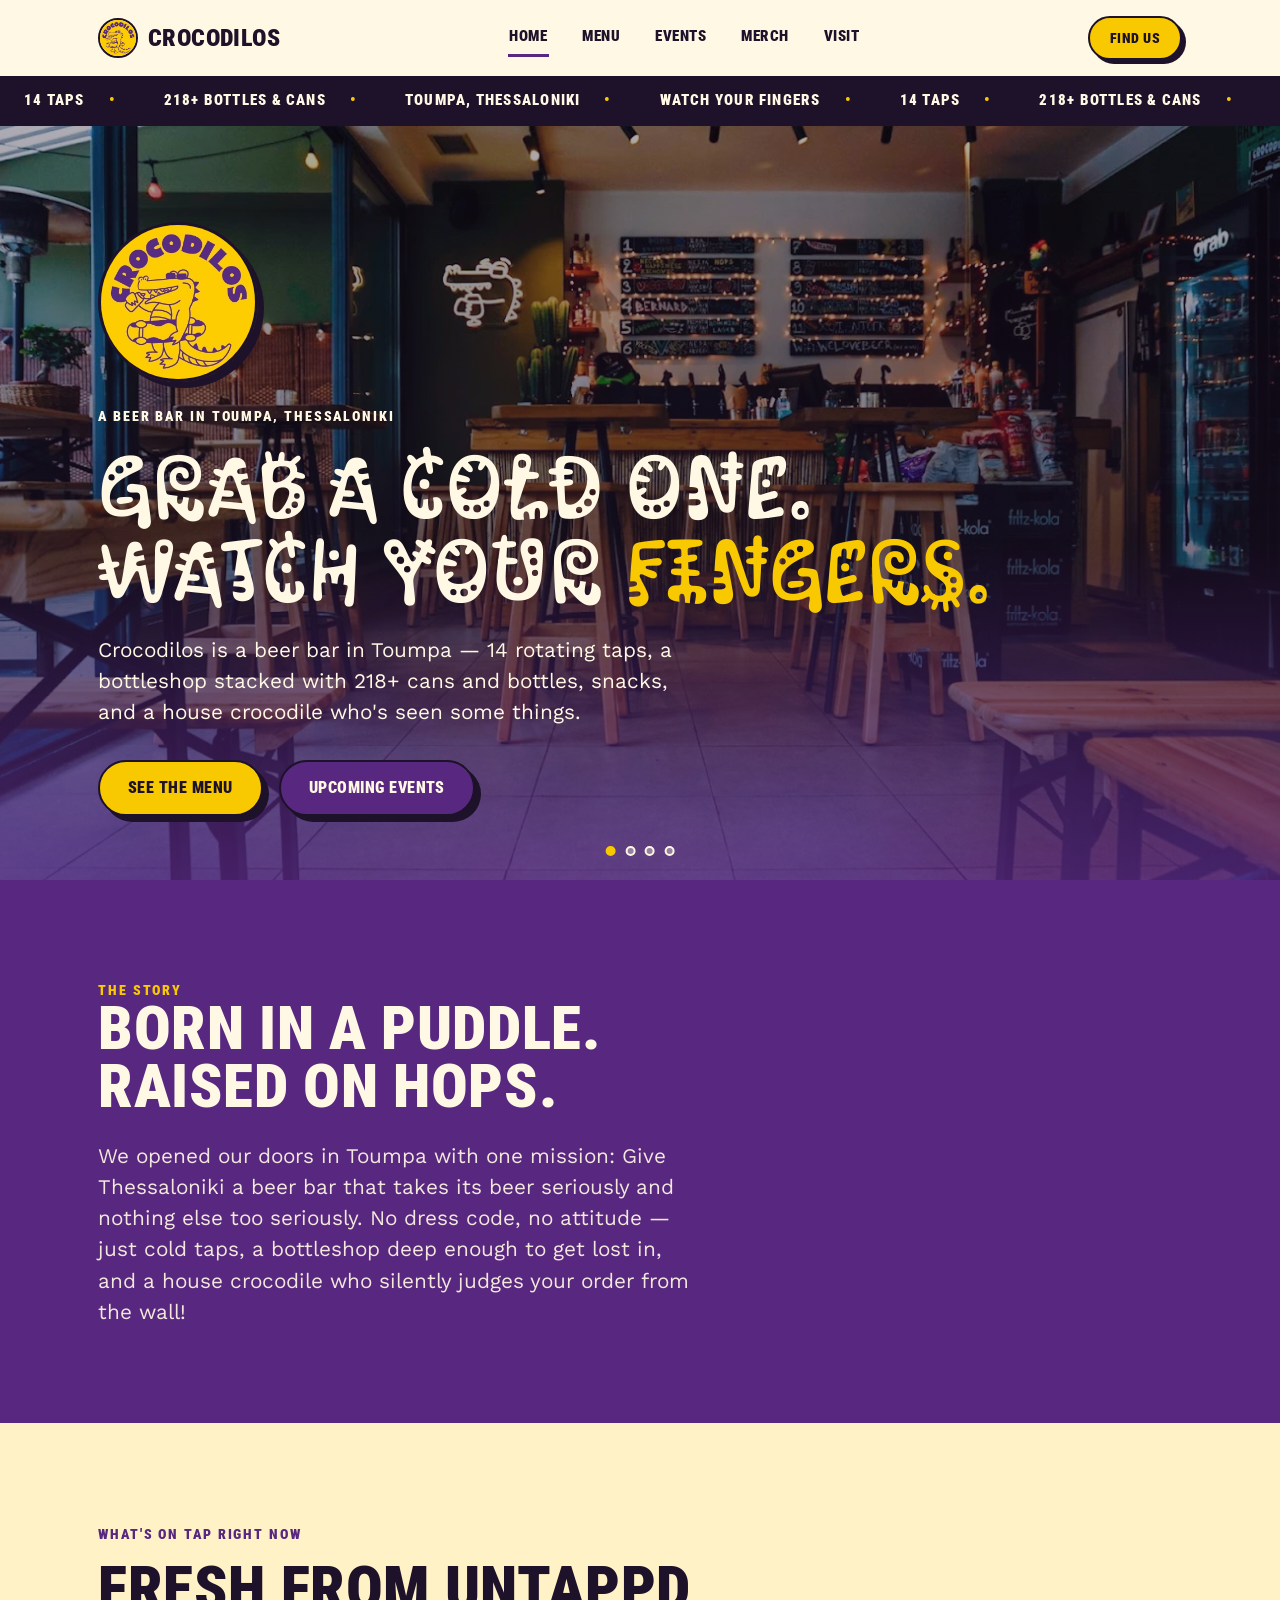
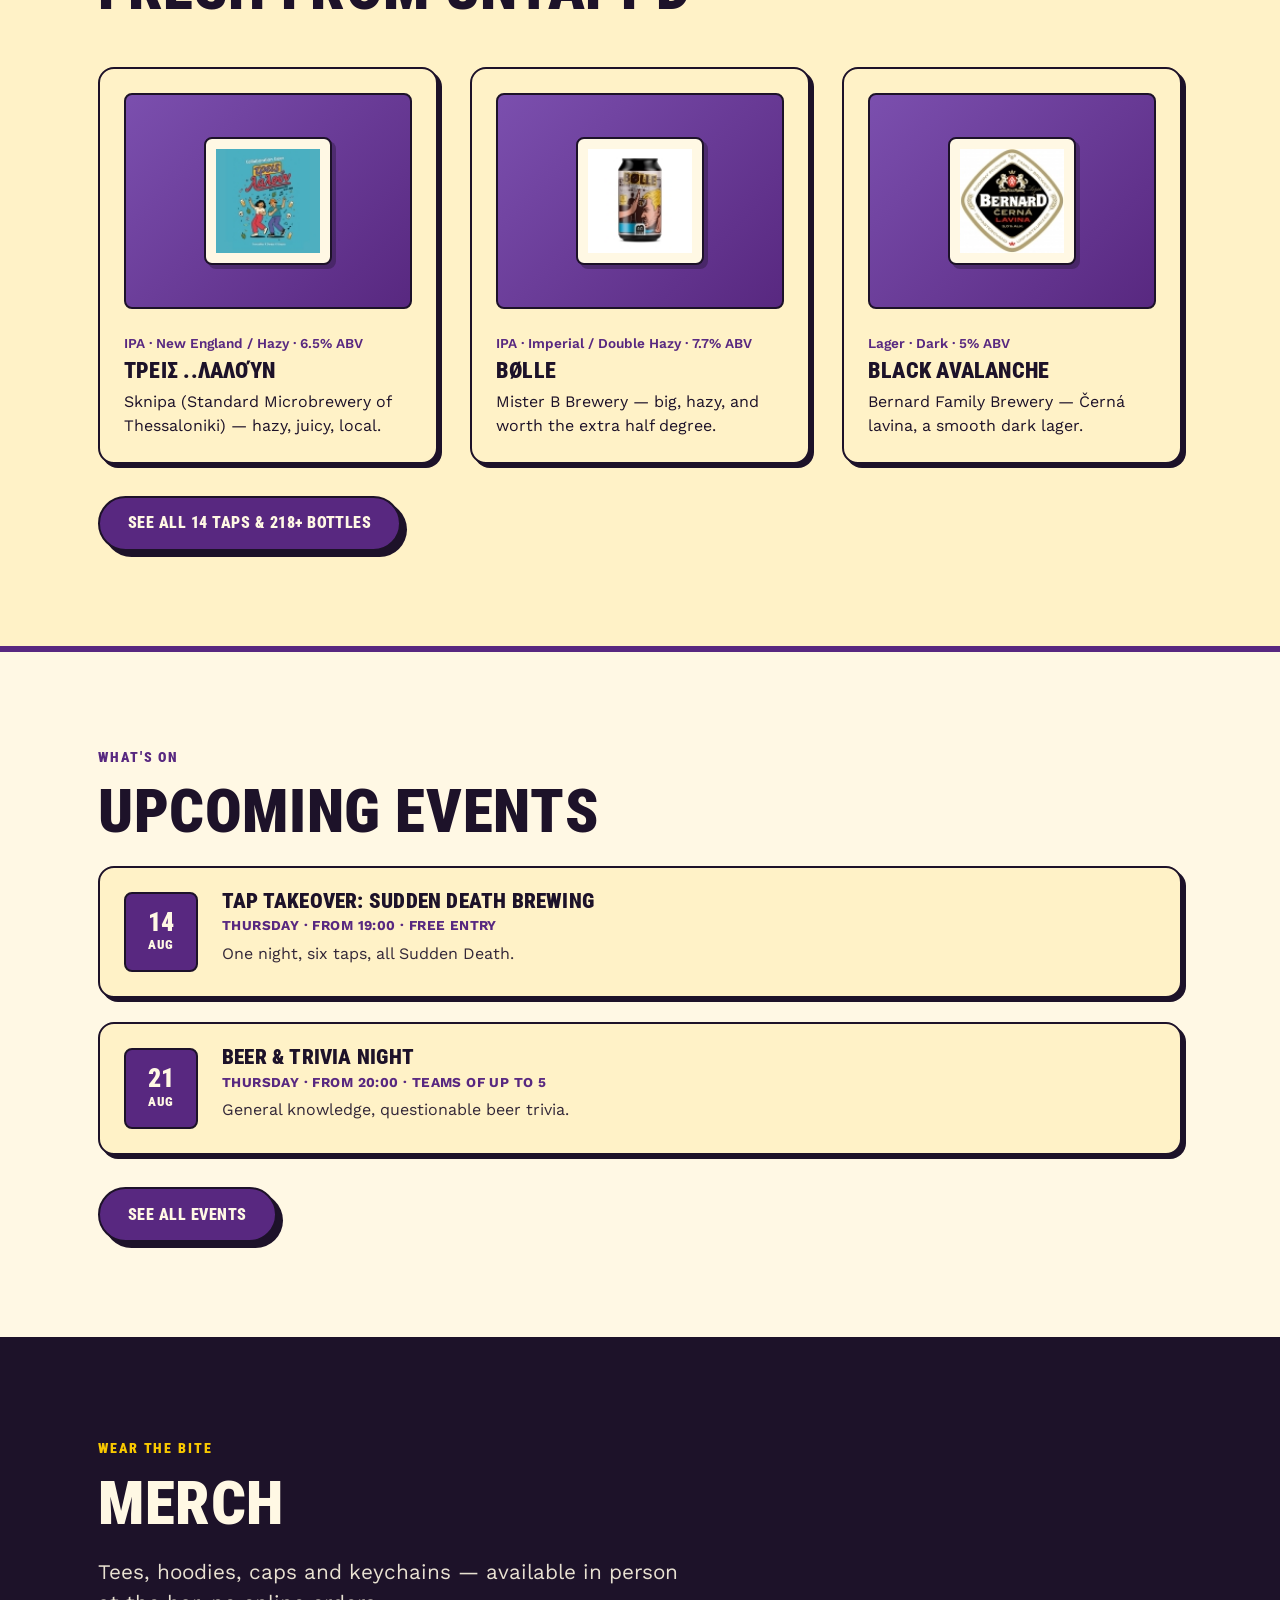
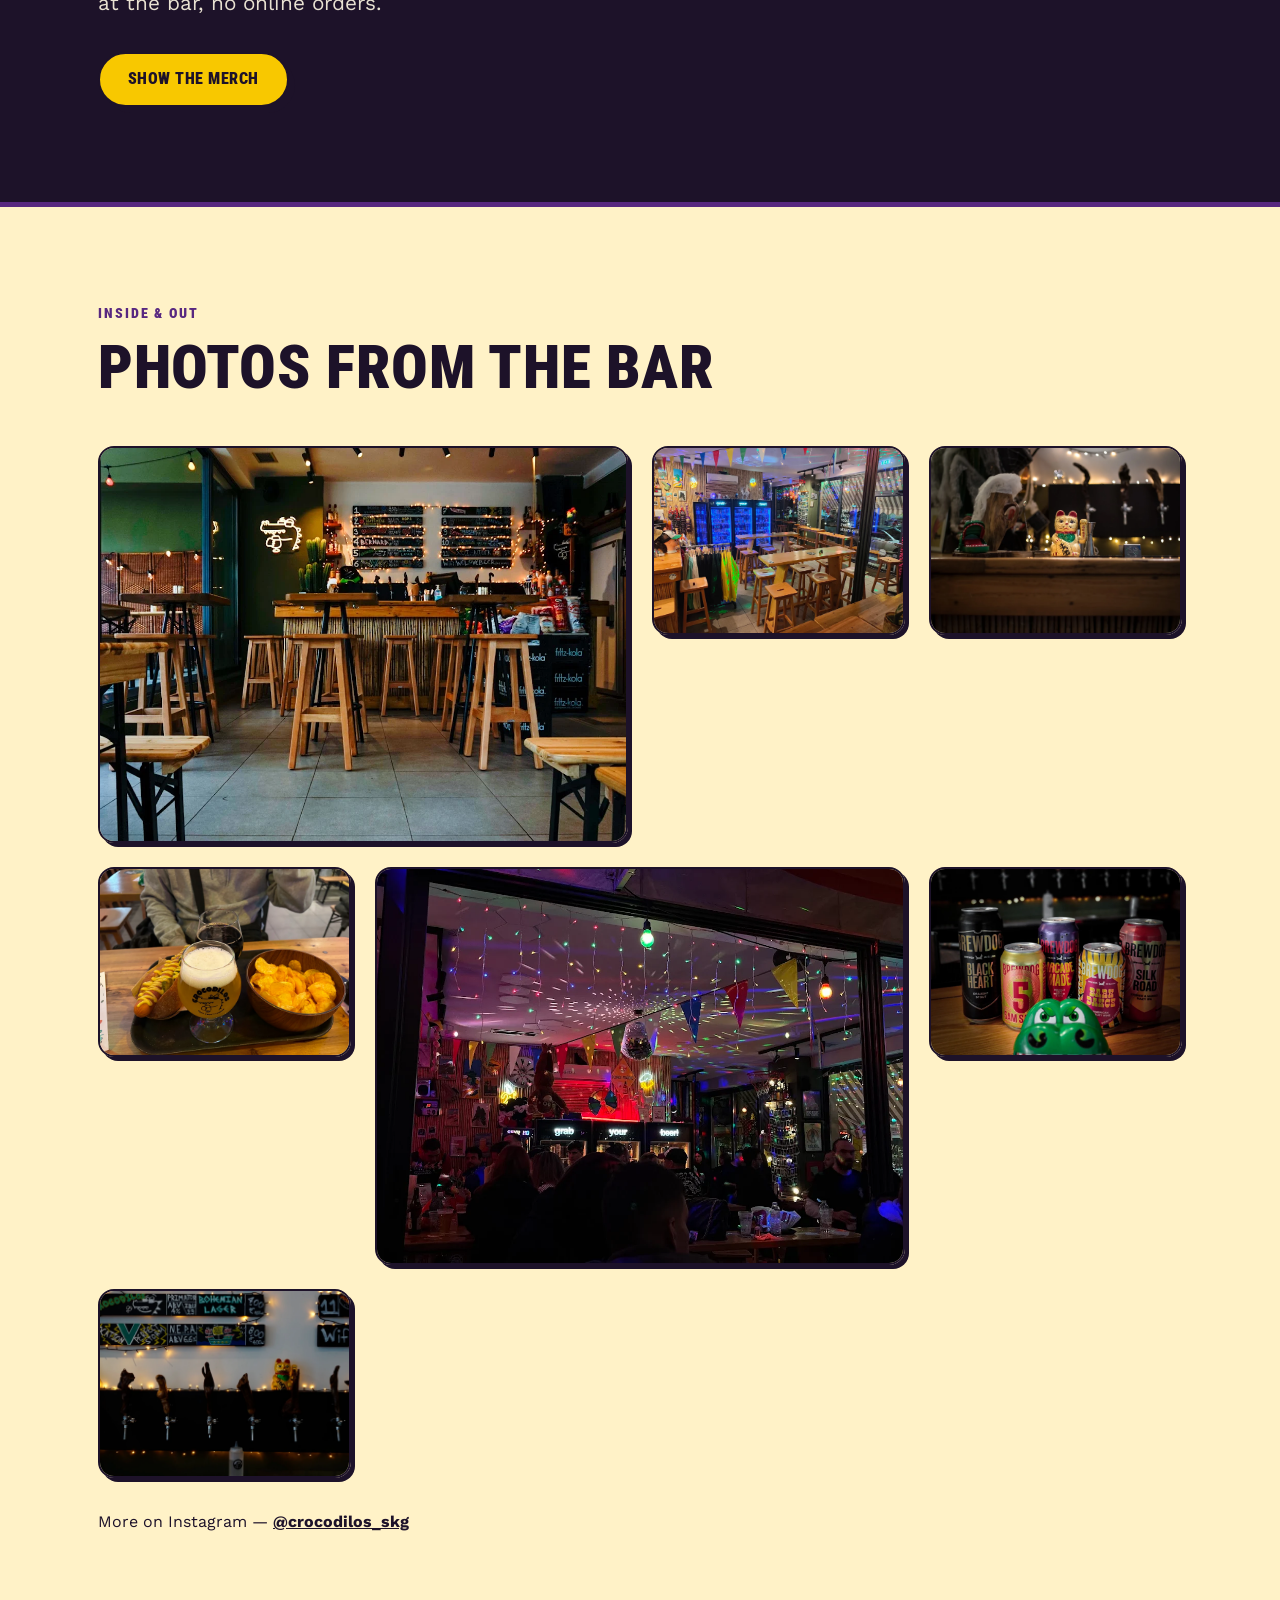
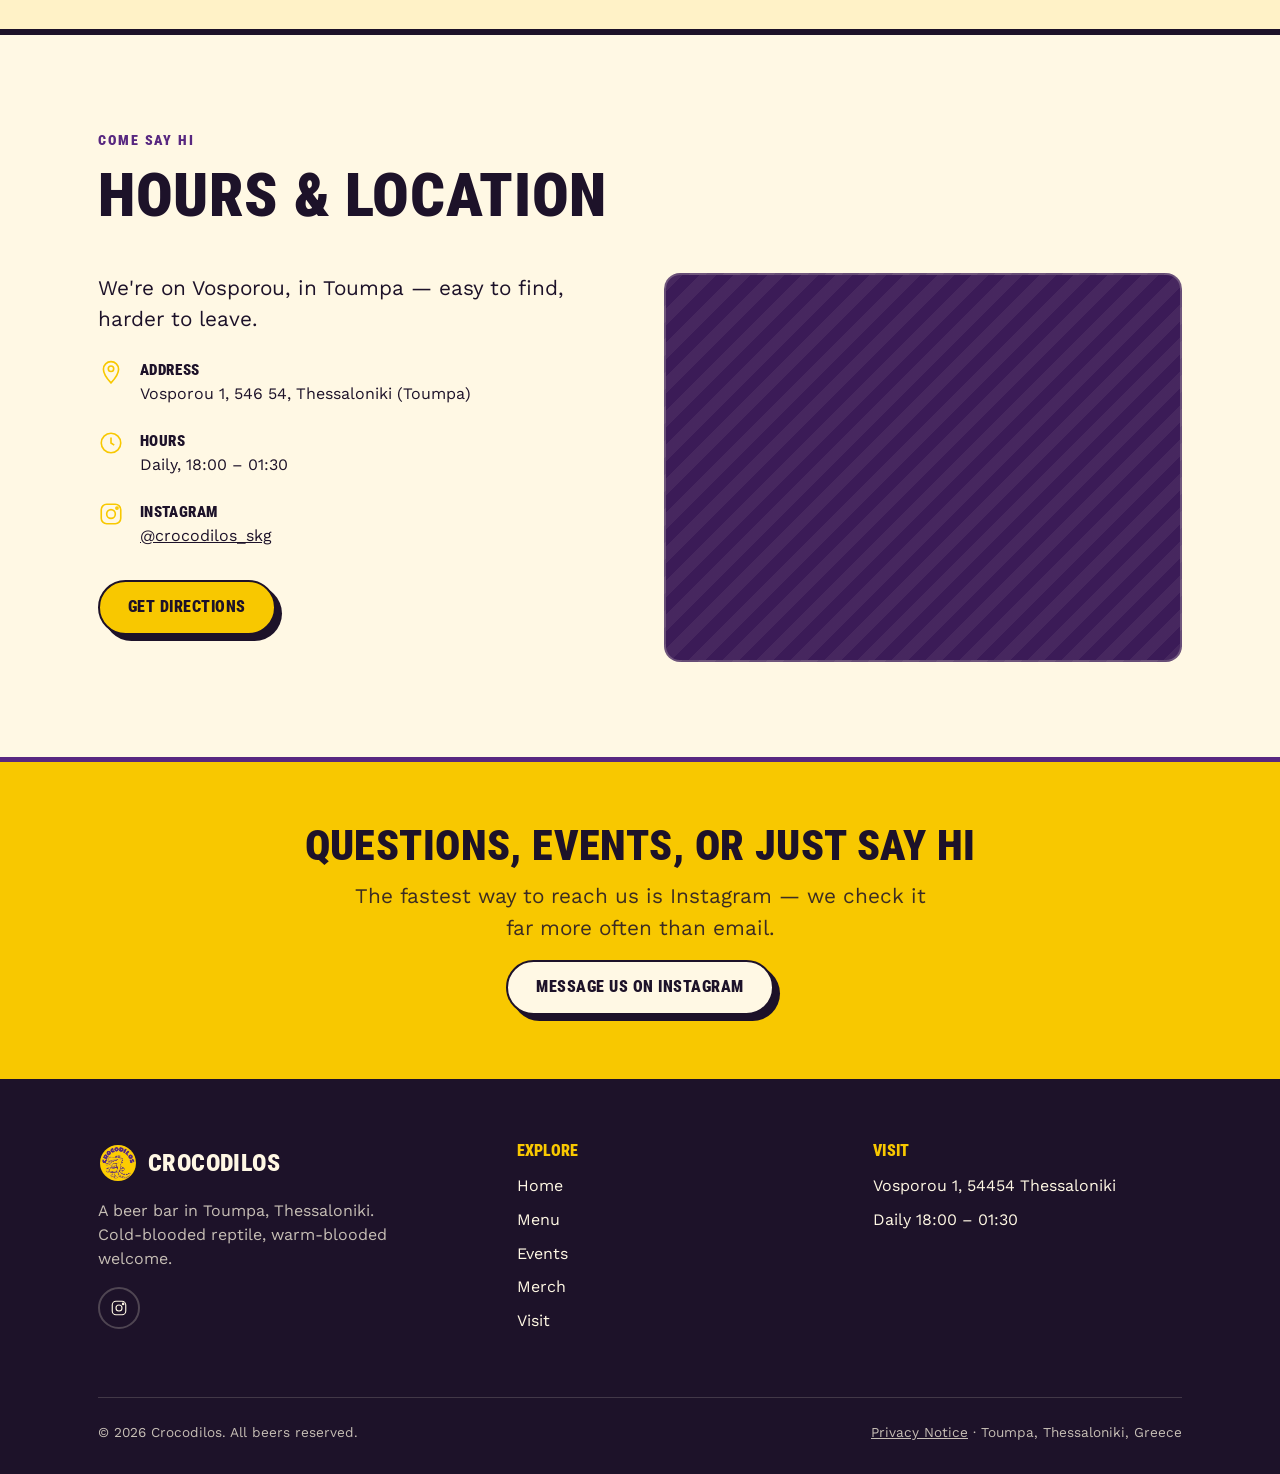
<file: index.html>
<!doctype html>
<html lang="en">
<head>
<meta charset="utf-8" />
<meta name="viewport" content="width=device-width, initial-scale=1" />
<title>Crocodilos — Beer Bar in Toumpa, Thessaloniki</title>
<meta name="description" content="Crocodilos is a beer bar in Toumpa, Thessaloniki, Greece — 14 taps, 218+ cans &amp; bottles, snacks, events and merch." />
<meta property="og:type" content="website" />
<meta property="og:title" content="Crocodilos — Beer Bar in Toumpa, Thessaloniki" />
<meta property="og:description" content="14 taps, 218+ cans &amp; bottles, snacks, events and merch. Toumpa, Thessaloniki." />
<meta property="og:image" content="https://konmoschonis.github.io/crocodilos-website/assets/img/logo.jpg" />
<meta property="og:url" content="https://konmoschonis.github.io/crocodilos-website/" />
<meta name="twitter:card" content="summary_large_image" />
<meta name="twitter:title" content="Crocodilos — Beer Bar in Toumpa, Thessaloniki" />
<meta name="twitter:description" content="14 taps, 218+ cans &amp; bottles, snacks, events and merch. Toumpa, Thessaloniki." />
<meta name="twitter:image" content="https://konmoschonis.github.io/crocodilos-website/assets/img/logo.jpg" />
<link rel="icon" type="image/jpeg" href="assets/img/logo.jpg" />
<link rel="preconnect" href="https://fonts.googleapis.com" />
<link rel="preconnect" href="https://fonts.gstatic.com" crossorigin />
<link href="https://fonts.googleapis.com/css2?family=Kablammo&family=Roboto+Condensed:wght@700;900&family=Work+Sans:wght@400;500;600;700&display=swap" rel="stylesheet" />
<link rel="stylesheet" href="assets/css/style.css" />
</head>
<body>

<a class="visually-hidden" href="#main">Skip to content</a>

<header class="site-header">
  <div class="container">
    <a href="index.html" class="logo-mark" aria-label="Crocodilos home">
      <img src="assets/img/logo.jpg" alt="Crocodilos logo" width="40" height="40" />
      Crocodilos
    </a>

    <nav class="nav-desktop" aria-label="Primary">
      <a href="index.html" aria-current="page">Home</a>
      <a href="menu.html">Menu</a>
      <a href="events.html">Events</a>
      <a href="merch.html">Merch</a>
      <a href="#visit">Visit</a>
    </nav>

    <div class="header-actions">
      <a class="btn btn-gold btn-sm" href="#visit">Find Us</a>
      <button class="nav-toggle" aria-label="Open menu" aria-expanded="false" aria-controls="mobile-nav">
        <svg viewBox="0 0 24 24" fill="none" stroke="currentColor" stroke-width="2" stroke-linecap="round" aria-hidden="true">
          <line x1="3" y1="6" x2="21" y2="6"/><line x1="3" y1="12" x2="21" y2="12"/><line x1="3" y1="18" x2="21" y2="18"/>
        </svg>
      </button>
    </div>
  </div>

  <nav id="mobile-nav" class="nav-mobile" aria-label="Mobile">
    <a href="index.html" aria-current="page">Home</a>
    <a href="menu.html">Menu</a>
    <a href="events.html">Events</a>
    <a href="merch.html">Merch</a>
    <a href="#visit">Visit</a>
  </nav>
</header>

<div class="marquee" aria-hidden="true">
  <div class="marquee__track">
    <span>14 Taps</span><span>218+ Bottles &amp; Cans</span><span>Toumpa, Thessaloniki</span><span>Watch Your Fingers</span>
    <span>14 Taps</span><span>218+ Bottles &amp; Cans</span><span>Toumpa, Thessaloniki</span><span>Watch Your Fingers</span>
  </div>
</div>

<main id="main">

  <section class="hero hero--photo">
    <div class="hero__carousel" aria-hidden="true">
      <div class="hero__slide is-active" style="background-image: url('assets/img/gallery/croc-1.webp');"></div>
      <div class="hero__slide" style="background-image: url('assets/img/gallery/croc-2.webp');"></div>
      <div class="hero__slide" style="background-image: url('assets/img/gallery/croc-3.webp');"></div>
      <div class="hero__slide" style="background-image: url('assets/img/gallery/croc-7.webp');"></div>
      <div class="hero__overlay"></div>
    </div>
    <div class="container hero__grid">
      <div>
        <img class="hero__logo" src="assets/img/logo.jpg" alt="Crocodilos logo" width="160" height="160" />
        <p class="eyebrow hero__eyebrow">A beer bar in Toumpa, Thessaloniki </p>
        <h1 class="h-display hero__title">Grab a cold one.<br>Watch your <span class="accent">fingers.</span></h1>
        <p class="lede">Crocodilos is a beer bar in Toumpa — 14 rotating taps, a bottleshop stacked with 218+ cans and bottles, snacks, and a house crocodile who's seen some things.</p>
        <div class="hero__actions">
          <a class="btn btn-gold" href="menu.html">See the Menu</a>
          <a class="btn btn-purple" href="events.html">Upcoming Events</a>
        </div>
      </div>
    </div>
    <div class="hero__dots" role="tablist" aria-label="Bar photos">
      <button class="hero__dot is-active" type="button" aria-label="Show photo 1" data-index="0"></button>
      <button class="hero__dot" type="button" aria-label="Show photo 2" data-index="1"></button>
      <button class="hero__dot" type="button" aria-label="Show photo 3" data-index="2"></button>
      <button class="hero__dot" type="button" aria-label="Show photo 4" data-index="3"></button>
    </div>
  </section>

    <div class="teeth-divider" aria-hidden="true" style="--divider-bg: var(--color-cream); --divider-teeth: var(--color-purple);"></div>

  <section class="section section--dark" id="about">
    <div class="container">
      <p class="eyebrow">The story</p>
      <h2 class="h-xl mt-0" style="margin-top: var(--space-2)">Born in a puddle.<br>Raised on hops.</h2>
      <p class="lede" style="margin-top: var(--space-3); opacity: 0.92;">
        We opened our doors in Toumpa with one mission: Give Thessaloniki a beer bar that takes its beer seriously
        and nothing else too seriously. No dress code, no attitude — just cold taps, a bottleshop deep enough to get lost in,
        and a house crocodile who silently judges your order from the wall!
      </p>
    </div>
  </section>

    <div class="teeth-divider" aria-hidden="true" style="--divider-bg: var(--color-purple); --divider-teeth: var(--color-cream-alt);"></div>

  <section class="section section--alt" id="beers">
    <div class="container">
      <p class="eyebrow">What's on tap right now</p>
      <h2 class="h-xl" style="margin-top: var(--space-2)">Fresh from Untappd</h2>

      <div class="card-grid">
        <article class="card">
          <div class="card__media">
            <img src="assets/img/beers/treis-laloun.jpeg" alt="Τρεις ..Λαλούν label" width="100" height="100" loading="lazy" />
          </div>
          <p class="card__meta">IPA · New England / Hazy · 6.5% ABV</p>
          <h3 class="card__title">Τρεις ..Λαλούν</h3>
          <p>Sknipa (Standard Microbrewery of Thessaloniki) — hazy, juicy, local.</p>
        </article>

        <article class="card">
          <div class="card__media">
            <img src="assets/img/beers/bolle.jpeg" alt="Bølle label" width="100" height="100" loading="lazy" />
          </div>
          <p class="card__meta">IPA · Imperial / Double Hazy · 7.7% ABV</p>
          <h3 class="card__title">Bølle</h3>
          <p>Mister B Brewery — big, hazy, and worth the extra half degree.</p>
        </article>

        <article class="card">
          <div class="card__media">
            <img src="assets/img/beers/black-avalanche.jpeg" alt="Black Avalanche (Černá lavina) label" width="100" height="100" loading="lazy" />
          </div>
          <p class="card__meta">Lager · Dark · 5% ABV</p>
          <h3 class="card__title">Black Avalanche</h3>
          <p>Bernard Family Brewery — Černá lavina, a smooth dark lager.</p>
        </article>
      </div>

      <p style="margin-top: var(--space-4);">
        <a class="btn btn-purple" href="menu.html">See all 14 taps &amp; 218+ bottles</a>
      </p>
    </div>
  </section>

    <div class="teeth-divider" aria-hidden="true" style="--divider-bg: var(--color-cream-alt); --divider-teeth: var(--color-purple);"></div>

  <section class="section" id="events-preview">
    <div class="container">
      <p class="eyebrow">What's on</p>
      <h2 class="h-xl" style="margin-top: var(--space-2)">Upcoming events</h2>

      <div class="event-card">
        <div class="event-card__date"><span class="day">14</span><span class="month">AUG</span></div>
        <div>
          <h3 class="event-card__title">Tap Takeover: Sudden Death Brewing</h3>
          <p class="event-card__meta">Thursday · From 19:00 · Free entry</p>
          <p class="event-card__desc">One night, six taps, all Sudden Death.
        </div>
      </div>

      <div class="event-card">
        <div class="event-card__date"><span class="day">21</span><span class="month">AUG</span></div>
        <div>
          <h3 class="event-card__title">Beer &amp; Trivia Night</h3>
          <p class="event-card__meta">Thursday · From 20:00 · Teams of up to 5</p>
          <p class="event-card__desc">General knowledge, questionable beer trivia.
        </div>
      </div>

      <p style="margin-top: var(--space-4);">
        <a class="btn btn-purple" href="events.html">See all events</a>
      </p>
    </div>
  </section>

    <div class="teeth-divider" aria-hidden="true" style="--divider-bg: var(--color-cream); --divider-teeth: var(--color-ink);"></div>

  <section class="section section--ink" id="merch-preview">
    <div class="container">
      <p class="eyebrow">Wear the bite</p>
      <h2 class="h-xl" style="margin-top: var(--space-2)">Merch</h2>
      <p class="lede" style="margin-top: var(--space-3); opacity: 0.9;">Tees, hoodies, caps and keychains — available in person at the bar, no online orders.</p>
      <p style="margin-top: var(--space-4);">
        <a class="btn btn-gold" href="merch.html">Show the merch</a>
      </p>
    </div>
  </section>

    <div class="teeth-divider" aria-hidden="true" style="--divider-bg: var(--color-cream); --divider-teeth: var(--color-purple);"></div>

  <section class="section section--alt" id="photos">
    <div class="container">
      <p class="eyebrow">Inside &amp; out</p>
      <h2 class="h-xl" style="margin-top: var(--space-2)">Photos from the bar</h2>

      <div class="gallery-grid">
        <div class="gallery-tile gallery-tile--wide">
          <img src="assets/img/gallery/croc-1.webp" alt="Crocodilos bar interior, counter and taps with seating" loading="lazy" />
        </div>
        <div class="gallery-tile">
          <img src="assets/img/gallery/croc-2.webp" alt="Bottleshop fridges and seating area" loading="lazy" />
        </div>
        <div class="gallery-tile">
          <img src="assets/img/gallery/croc-3.webp" alt="Lucky cat figurine and tap handles at the bar" loading="lazy" />
        </div>
        <div class="gallery-tile">
          <img src="assets/img/gallery/croc-5.webp" alt="A beer, hot dog and bowl of chips on the bar" loading="lazy" />
        </div>
        <div class="gallery-tile gallery-tile--wide">
          <img src="assets/img/gallery/croc-4.webp" alt="A packed night at Crocodilos" loading="lazy" />
        </div>
        <div class="gallery-tile">
          <img src="assets/img/gallery/croc-6.webp" alt="BrewDog cans on the bar with the house crocodile toy" loading="lazy" />
        </div>
        <div class="gallery-tile">
          <img src="assets/img/gallery/croc-7.webp" alt="Tap list chalkboards above the beer taps" loading="lazy" />
        </div>
      </div>

      <p style="margin-top: var(--space-4);">
        More on Instagram —
        <a href="https://www.instagram.com/crocodilos_skg/" target="_blank" rel="noopener" style="text-decoration: underline; font-weight: 700;">@crocodilos_skg</a>
      </p>
    </div>
  </section>

    <div class="teeth-divider" aria-hidden="true" style="--divider-bg: var(--color-cream-alt); --divider-teeth: var(--color-ink);"></div>

  <section class="section" id="visit">
    <div class="container">
      <p class="eyebrow">Come say hi</p>
      <h2 class="h-xl" style="margin-top: var(--space-2)">Hours &amp; location</h2>

      <div class="visit-grid">
        <div>
          <p class="lede">We're on Vosporou, in Toumpa — easy to find, harder to leave.</p>
          <ul class="info-list">
            <li class="info-item">
              <svg viewBox="0 0 24 24" fill="none" stroke="currentColor" stroke-width="1.5"><path d="M12 22s7-7.4 7-12.6A7 7 0 0 0 5 9.4C5 14.6 12 22 12 22z"/><circle cx="12" cy="9" r="2.5"/></svg>
              <span><strong>Address</strong>Vosporou 1, 546 54, Thessaloniki (Toumpa)</span>
            </li>
            <li class="info-item">
              <svg viewBox="0 0 24 24" fill="none" stroke="currentColor" stroke-width="1.5"><circle cx="12" cy="12" r="9"/><path d="M12 7v5l3 2"/></svg>
              <span><strong>Hours</strong>Daily, 18:00 – 01:30</span>
            </li>
            <li class="info-item">
              <svg viewBox="0 0 24 24" fill="none" stroke="currentColor" stroke-width="1.5"><rect x="3" y="3" width="18" height="18" rx="5"/><circle cx="12" cy="12" r="4"/><circle cx="17.5" cy="6.5" r="1"/></svg>
              <span><strong>Instagram</strong><a href="https://www.instagram.com/crocodilos_skg/" target="_blank" rel="noopener" style="text-decoration: underline;">@crocodilos_skg</a></span>
            </li>
          </ul>
          <p style="margin-top: var(--space-4);">
            <a class="btn btn-gold" href="https://www.google.com/maps/search/?api=1&query=Vosporou+1+Thessaloniki+54454" target="_blank" rel="noopener">Get Directions</a>
          </p>
        </div>

        <div class="map-frame" style="padding: 0; overflow: hidden;">
          <iframe
            src="https://www.google.com/maps?q=Vosporou+1,+Thessaloniki+54454&output=embed"
            width="100%" height="100%" style="border:0; min-height: 320px;"
            allowfullscreen loading="lazy" referrerpolicy="no-referrer-when-downgrade"
            title="Map to Crocodilos, Vosporou 1, Thessaloniki"></iframe>
        </div>
      </div>
    </div>
  </section>

    <div class="teeth-divider" aria-hidden="true" style="--divider-bg: var(--color-cream); --divider-teeth: var(--color-purple);"></div>

  <section class="section section--tight" id="contact" style="background: var(--color-yellow); color: var(--color-ink);">
    <div class="container text-center stack">
      <h2 class="h-lg" style="color: var(--color-ink);">Questions, events, or just say hi</h2>
      <p class="lede" style="margin-inline: auto; color: var(--color-ink); opacity: 0.85;">The fastest way to reach us is Instagram — we check it far more often than email.</p>
      <p><a class="btn btn-outline-light" href="https://www.instagram.com/crocodilos_skg/" target="_blank" rel="noopener">Message Us on Instagram</a></p>
    </div>
  </section>

</main>

<footer class="site-footer">
  <div class="container">
    <div class="footer-grid">
      <div>
        <a href="index.html" class="logo-mark" style="color: var(--color-cream);" aria-label="Crocodilos home">
          <img src="assets/img/logo.jpg" alt="Crocodilos logo" width="40" height="40" />
          Crocodilos
        </a>
        <p style="margin-top: var(--space-2); opacity: 0.75; max-width: 32ch;">A beer bar in Toumpa, Thessaloniki. Cold-blooded reptile, warm-blooded welcome.</p>
        <div class="social-row">
          <a href="https://www.instagram.com/crocodilos_skg/" target="_blank" rel="noopener" aria-label="Instagram"><svg viewBox="0 0 24 24" fill="none" stroke="currentColor" stroke-width="1.5"><rect x="3" y="3" width="18" height="18" rx="5"/><circle cx="12" cy="12" r="4"/><circle cx="17.5" cy="6.5" r="1"/></svg></a>
        </div>
      </div>

      <div>
        <h3>Explore</h3>
        <ul>
          <li><a href="index.html">Home</a></li>
          <li><a href="menu.html">Menu</a></li>
          <li><a href="events.html">Events</a></li>
          <li><a href="merch.html">Merch</a></li>
          <li><a href="index.html#visit">Visit</a></li>
        </ul>
      </div>

      <div>
        <h3>Visit</h3>
        <ul>
          <li>Vosporou 1, 54454 Thessaloniki</li>
          <li>Daily 18:00 – 01:30</li>
        </ul>
      </div>
    </div>

    <div class="footer-bottom">
      <p>© 2026 Crocodilos. All beers reserved.</p>
      <p><a href="privacy.html" style="text-decoration: underline;">Privacy Notice</a> · Toumpa, Thessaloniki, Greece</p>
    </div>
  </div>
</footer>

<script src="assets/js/hero-carousel.js"></script>
<script src="assets/js/main.js"></script>
</body>
</html>
</file>
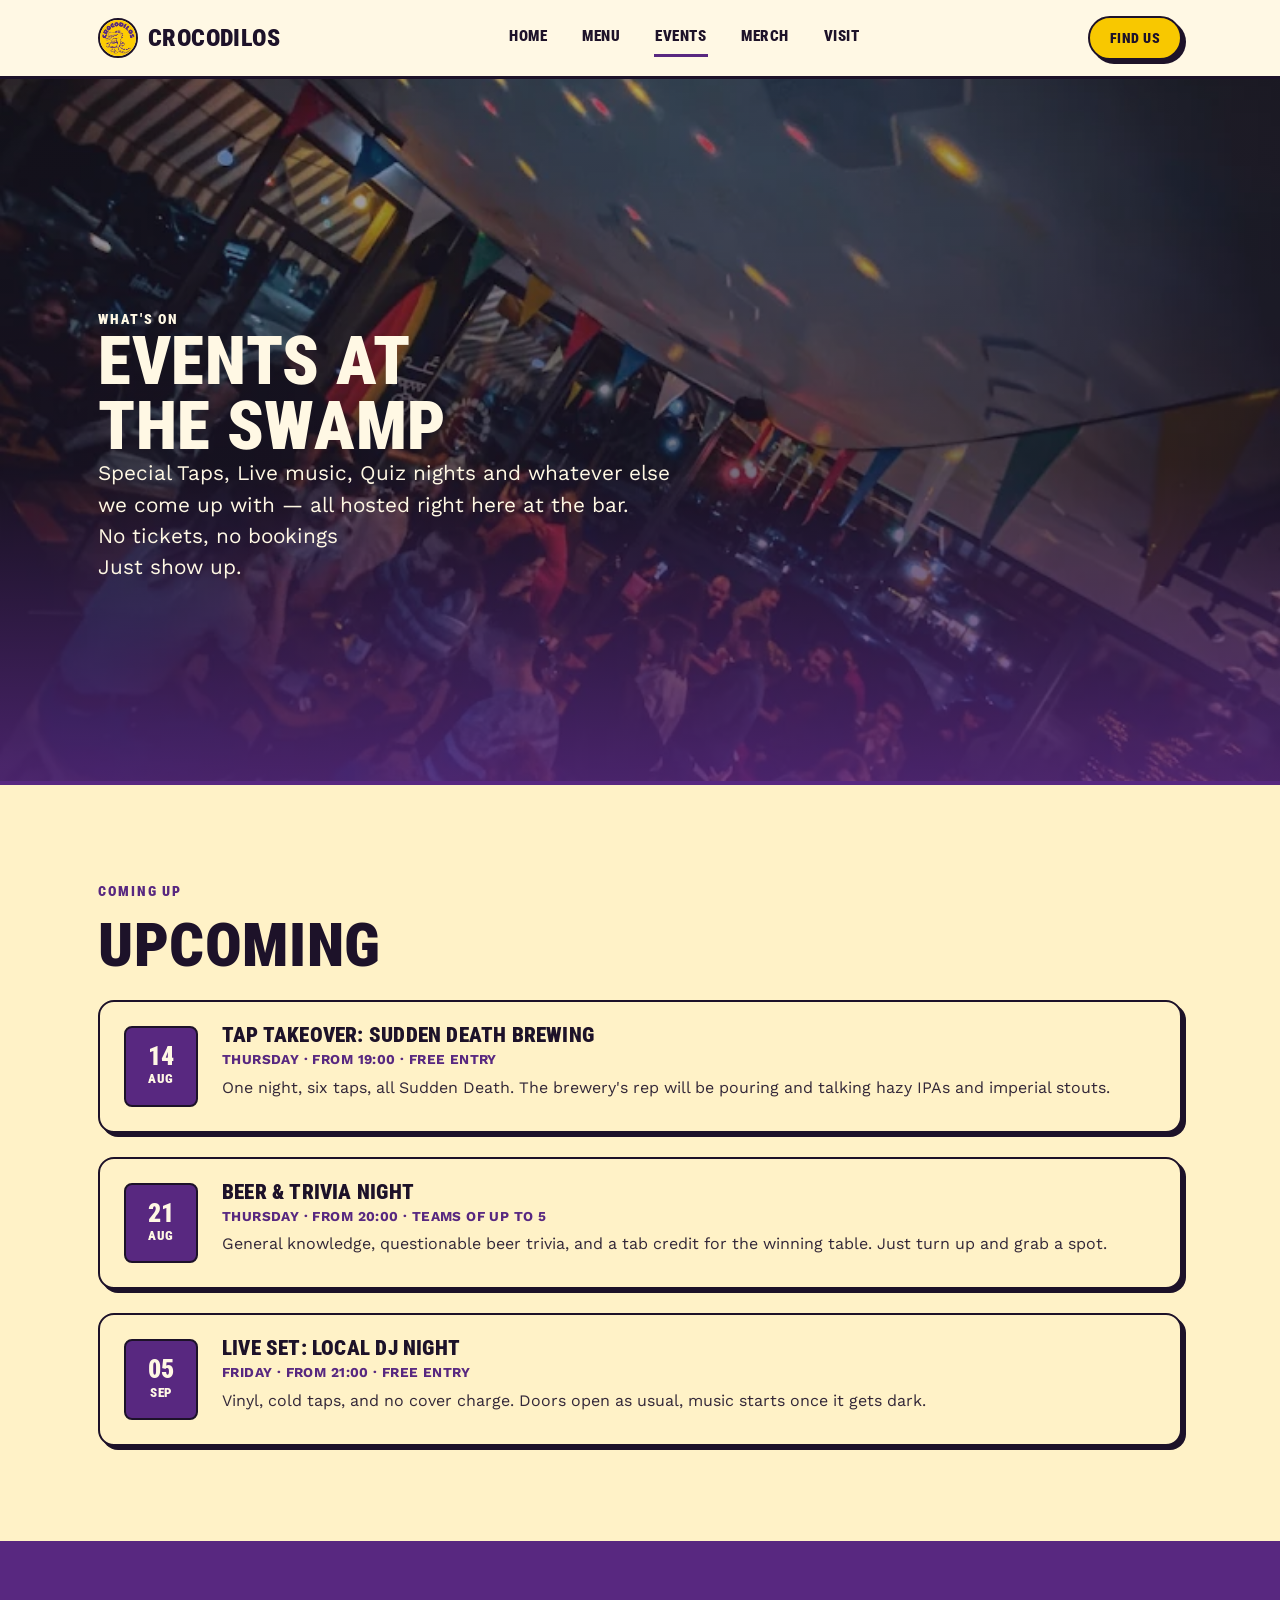
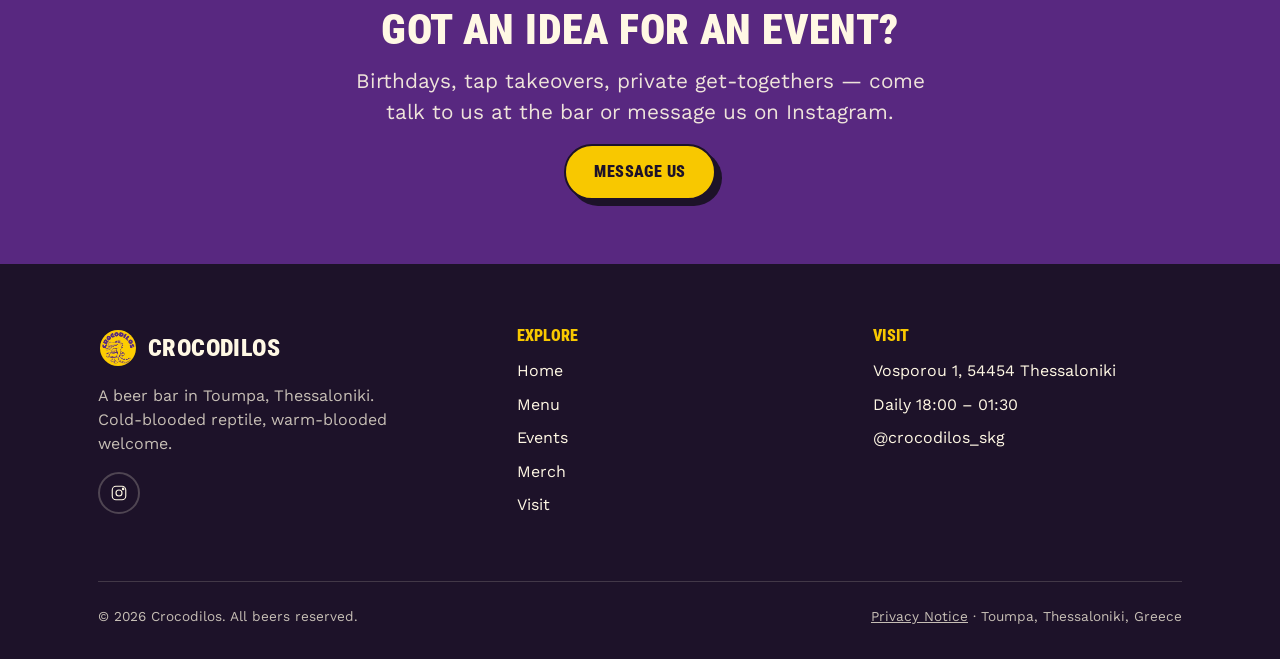
<file: events.html>
<!doctype html>
<html lang="en">
<head>
<meta charset="utf-8" />
<meta name="viewport" content="width=device-width, initial-scale=1" />
<title>Events — Crocodilos</title>
<meta name="description" content="Live music, tap takeovers, trivia and more hosted at Crocodilos, Toumpa, Thessaloniki." />
<meta property="og:type" content="website" />
<meta property="og:title" content="Events — Crocodilos" />
<meta property="og:description" content="Live music, tap takeovers, trivia and more hosted at Crocodilos, Toumpa, Thessaloniki." />
<meta property="og:image" content="https://konmoschonis.github.io/crocodilos-website/assets/img/logo.jpg" />
<meta property="og:url" content="https://konmoschonis.github.io/crocodilos-website/events.html" />
<meta name="twitter:card" content="summary_large_image" />
<meta name="twitter:title" content="Events — Crocodilos" />
<meta name="twitter:description" content="Live music, tap takeovers, trivia and more hosted at Crocodilos, Toumpa, Thessaloniki." />
<meta name="twitter:image" content="https://konmoschonis.github.io/crocodilos-website/assets/img/logo.jpg" />
<link rel="icon" type="image/jpeg" href="assets/img/logo.jpg" />
<link rel="preconnect" href="https://fonts.googleapis.com" />
<link rel="preconnect" href="https://fonts.gstatic.com" crossorigin />
<link href="https://fonts.googleapis.com/css2?family=Roboto+Condensed:wght@700;900&family=Work+Sans:wght@400;500;600;700&display=swap" rel="stylesheet" />
<link rel="stylesheet" href="assets/css/style.css" />
</head>
<body>

<a class="visually-hidden" href="#main">Skip to content</a>

<header class="site-header">
  <div class="container">
    <a href="index.html" class="logo-mark" aria-label="Crocodilos home">
      <img src="assets/img/logo.jpg" alt="Crocodilos logo" width="40" height="40" />
      Crocodilos
    </a>

    <nav class="nav-desktop" aria-label="Primary">
      <a href="index.html">Home</a>
      <a href="menu.html">Menu</a>
      <a href="events.html" aria-current="page">Events</a>
      <a href="merch.html">Merch</a>
      <a href="index.html#visit">Visit</a>
    </nav>

    <div class="header-actions">
      <a class="btn btn-gold btn-sm" href="index.html#visit">Find Us</a>
      <button class="nav-toggle" aria-label="Open menu" aria-expanded="false" aria-controls="mobile-nav">
        <svg viewBox="0 0 24 24" fill="none" stroke="currentColor" stroke-width="2" stroke-linecap="round" aria-hidden="true">
          <line x1="3" y1="6" x2="21" y2="6"/><line x1="3" y1="12" x2="21" y2="12"/><line x1="3" y1="18" x2="21" y2="18"/>
        </svg>
      </button>
    </div>
  </div>

  <nav id="mobile-nav" class="nav-mobile" aria-label="Mobile">
    <a href="index.html">Home</a>
    <a href="menu.html">Menu</a>
    <a href="events.html" aria-current="page">Events</a>
    <a href="merch.html">Merch</a>
    <a href="index.html#visit">Visit</a>
  </nav>
</header>

<main id="main">

  <section class="hero hero--photo section--tight" style="background-image: url('assets/img/gallery/croc-17.webp'); background-size: cover; background-position: center;">
    <div class="hero__overlay"></div>
    <div class="container">
      <p class="eyebrow">What's on</p>
      <h1 class="h-display" style="font-size: clamp(2.5rem, 4vw + 1rem, 5rem);">Events at<br>the swamp</h1>
      <p class="lede">Special Taps, Live music, Quiz nights and whatever else we come up with — all hosted right here at the bar.<br>No tickets, no bookings<br>Just show up.</p>
    </div>
  </section>

    <div class="teeth-divider" aria-hidden="true" style="--divider-bg: var(--color-cream); --divider-teeth: var(--color-purple);"></div>

  <section class="section section--alt">
    <div class="container">

      <p class="eyebrow">Coming up</p>
      <h2 class="h-xl" style="margin-top: var(--space-2);">Upcoming</h2>

      <div class="event-card">
        <div class="event-card__date"><span class="day">14</span><span class="month">AUG</span></div>
        <div>
          <h3 class="event-card__title">Tap Takeover: Sudden Death Brewing</h3>
          <p class="event-card__meta">Thursday · From 19:00 · Free entry</p>
          <p class="event-card__desc">One night, six taps, all Sudden Death. The brewery's rep will be pouring and talking hazy IPAs and imperial stouts.</p>
        </div>
      </div>

      <div class="event-card">
        <div class="event-card__date"><span class="day">21</span><span class="month">AUG</span></div>
        <div>
          <h3 class="event-card__title">Beer &amp; Trivia Night</h3>
          <p class="event-card__meta">Thursday · From 20:00 · Teams of up to 5</p>
          <p class="event-card__desc">General knowledge, questionable beer trivia, and a tab credit for the winning table. Just turn up and grab a spot.</p>
        </div>
      </div>

      <div class="event-card">
        <div class="event-card__date"><span class="day">05</span><span class="month">SEP</span></div>
        <div>
          <h3 class="event-card__title">Live Set: Local DJ Night</h3>
          <p class="event-card__meta">Friday · From 21:00 · Free entry</p>
          <p class="event-card__desc">Vinyl, cold taps, and no cover charge. Doors open as usual, music starts once it gets dark.</p>
        </div>
      </div>

    </div>
  </section>

    <div class="teeth-divider" aria-hidden="true" style="--divider-bg: var(--color-cream-alt); --divider-teeth: var(--color-purple);"></div>

  <section class="section section--dark section--tight text-center">
    <div class="container stack">
      <h2 class="h-lg">Got an idea for an event?</h2>
      <p class="lede" style="margin-inline: auto; opacity: 0.9;">Birthdays, tap takeovers, private get-togethers — come talk to us at the bar or message us on Instagram.</p>
      <p><a class="btn btn-gold" href="https://www.instagram.com/crocodilos_skg/" target="_blank" rel="noopener">Message Us</a></p>
    </div>
  </section>

</main>

<footer class="site-footer">
  <div class="container">
    <div class="footer-grid">
      <div>
        <a href="index.html" class="logo-mark" style="color: var(--color-cream);" aria-label="Crocodilos home">
          <img src="assets/img/logo.jpg" alt="Crocodilos logo" width="40" height="40" />
          Crocodilos
        </a>
        <p style="margin-top: var(--space-2); opacity: 0.75; max-width: 32ch;">A beer bar in Toumpa, Thessaloniki. Cold-blooded reptile, warm-blooded welcome.</p>
        <div class="social-row">
          <a href="https://www.instagram.com/crocodilos_skg/" target="_blank" rel="noopener" aria-label="Instagram"><svg viewBox="0 0 24 24" fill="none" stroke="currentColor" stroke-width="1.5"><rect x="3" y="3" width="18" height="18" rx="5"/><circle cx="12" cy="12" r="4"/><circle cx="17.5" cy="6.5" r="1"/></svg></a>
        </div>
      </div>

      <div>
        <h3>Explore</h3>
        <ul>
          <li><a href="index.html">Home</a></li>
          <li><a href="menu.html">Menu</a></li>
          <li><a href="events.html">Events</a></li>
          <li><a href="merch.html">Merch</a></li>
          <li><a href="index.html#visit">Visit</a></li>
        </ul>
      </div>

      <div>
        <h3>Visit</h3>
        <ul>
          <li>Vosporou 1, 54454 Thessaloniki</li>
          <li>Daily 18:00 – 01:30</li>
          <li><a href="https://www.instagram.com/crocodilos_skg/" target="_blank" rel="noopener">@crocodilos_skg</a></li>
        </ul>
      </div>
    </div>

    <div class="footer-bottom">
      <p>© 2026 Crocodilos. All beers reserved.</p>
      <p><a href="privacy.html" style="text-decoration: underline;">Privacy Notice</a> · Toumpa, Thessaloniki, Greece</p>
    </div>
  </div>
</footer>

<script src="assets/js/main.js"></script>
</body>
</html>
</file>
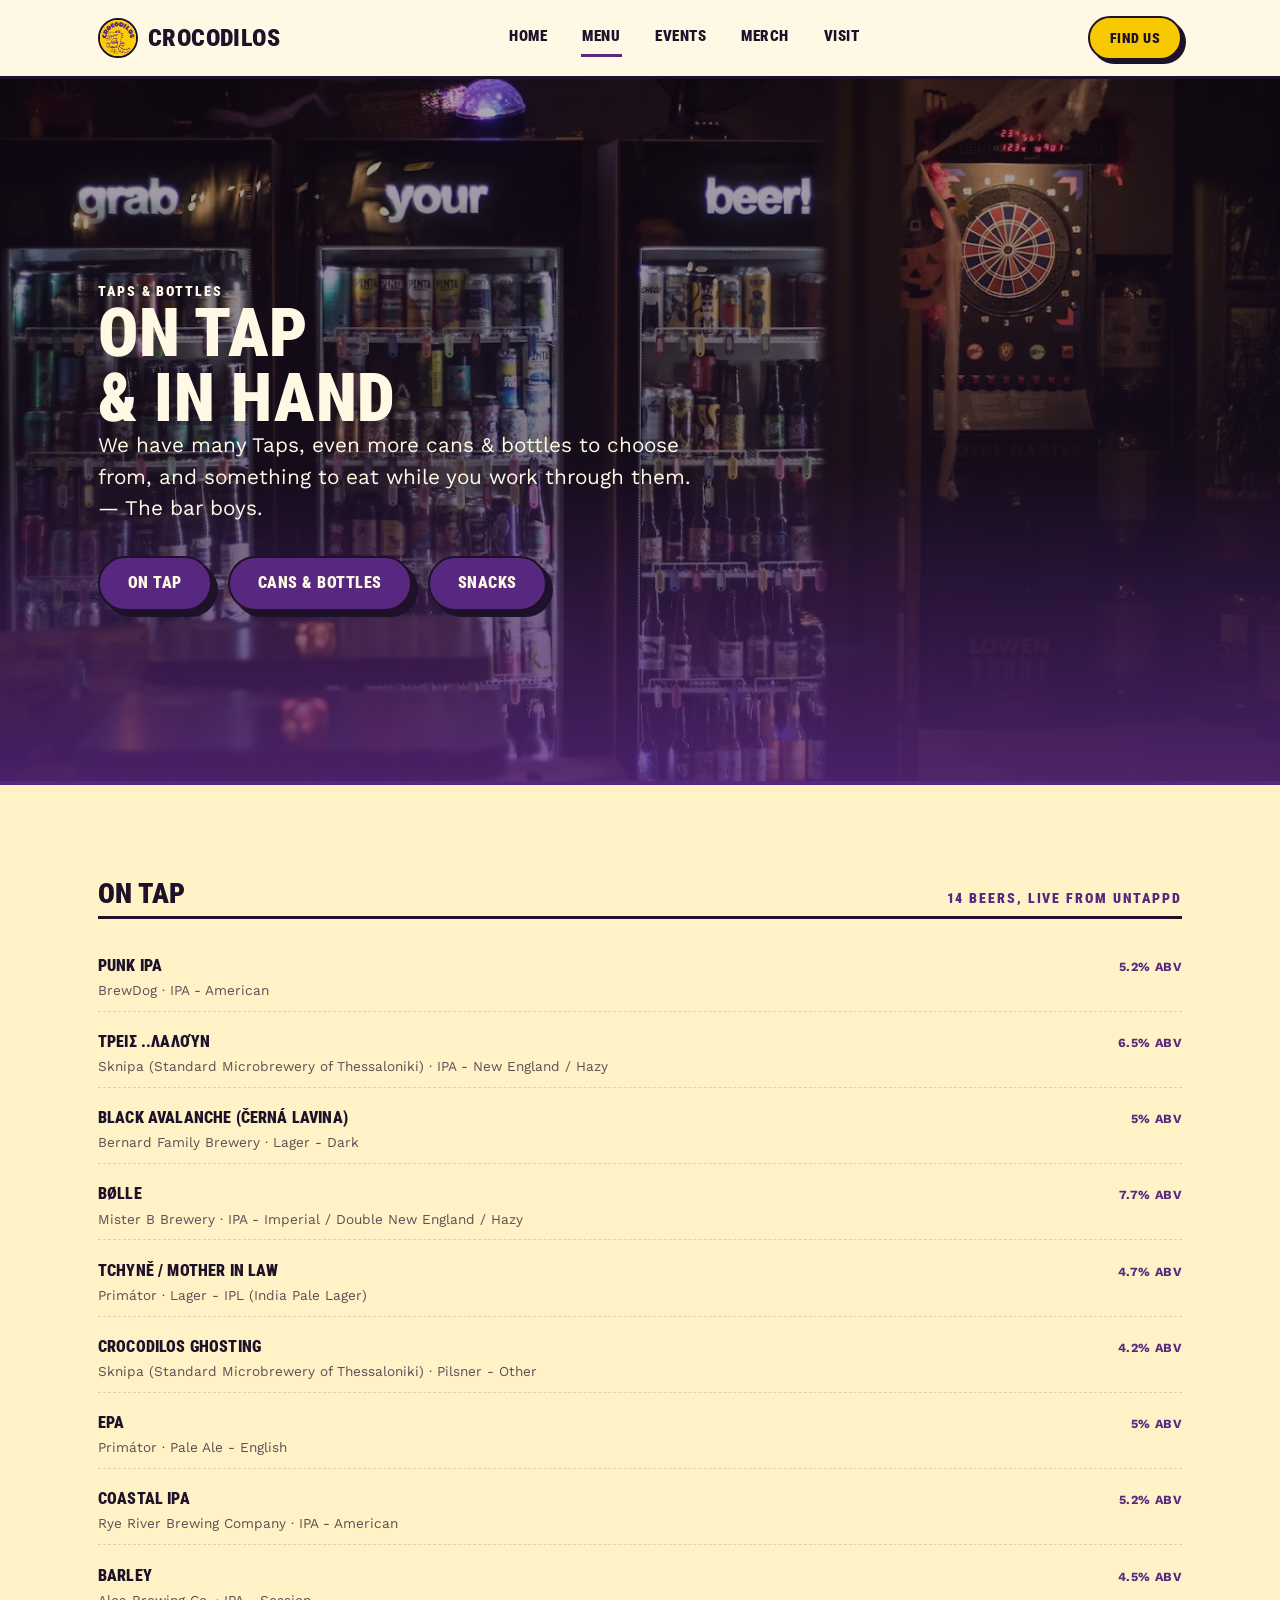
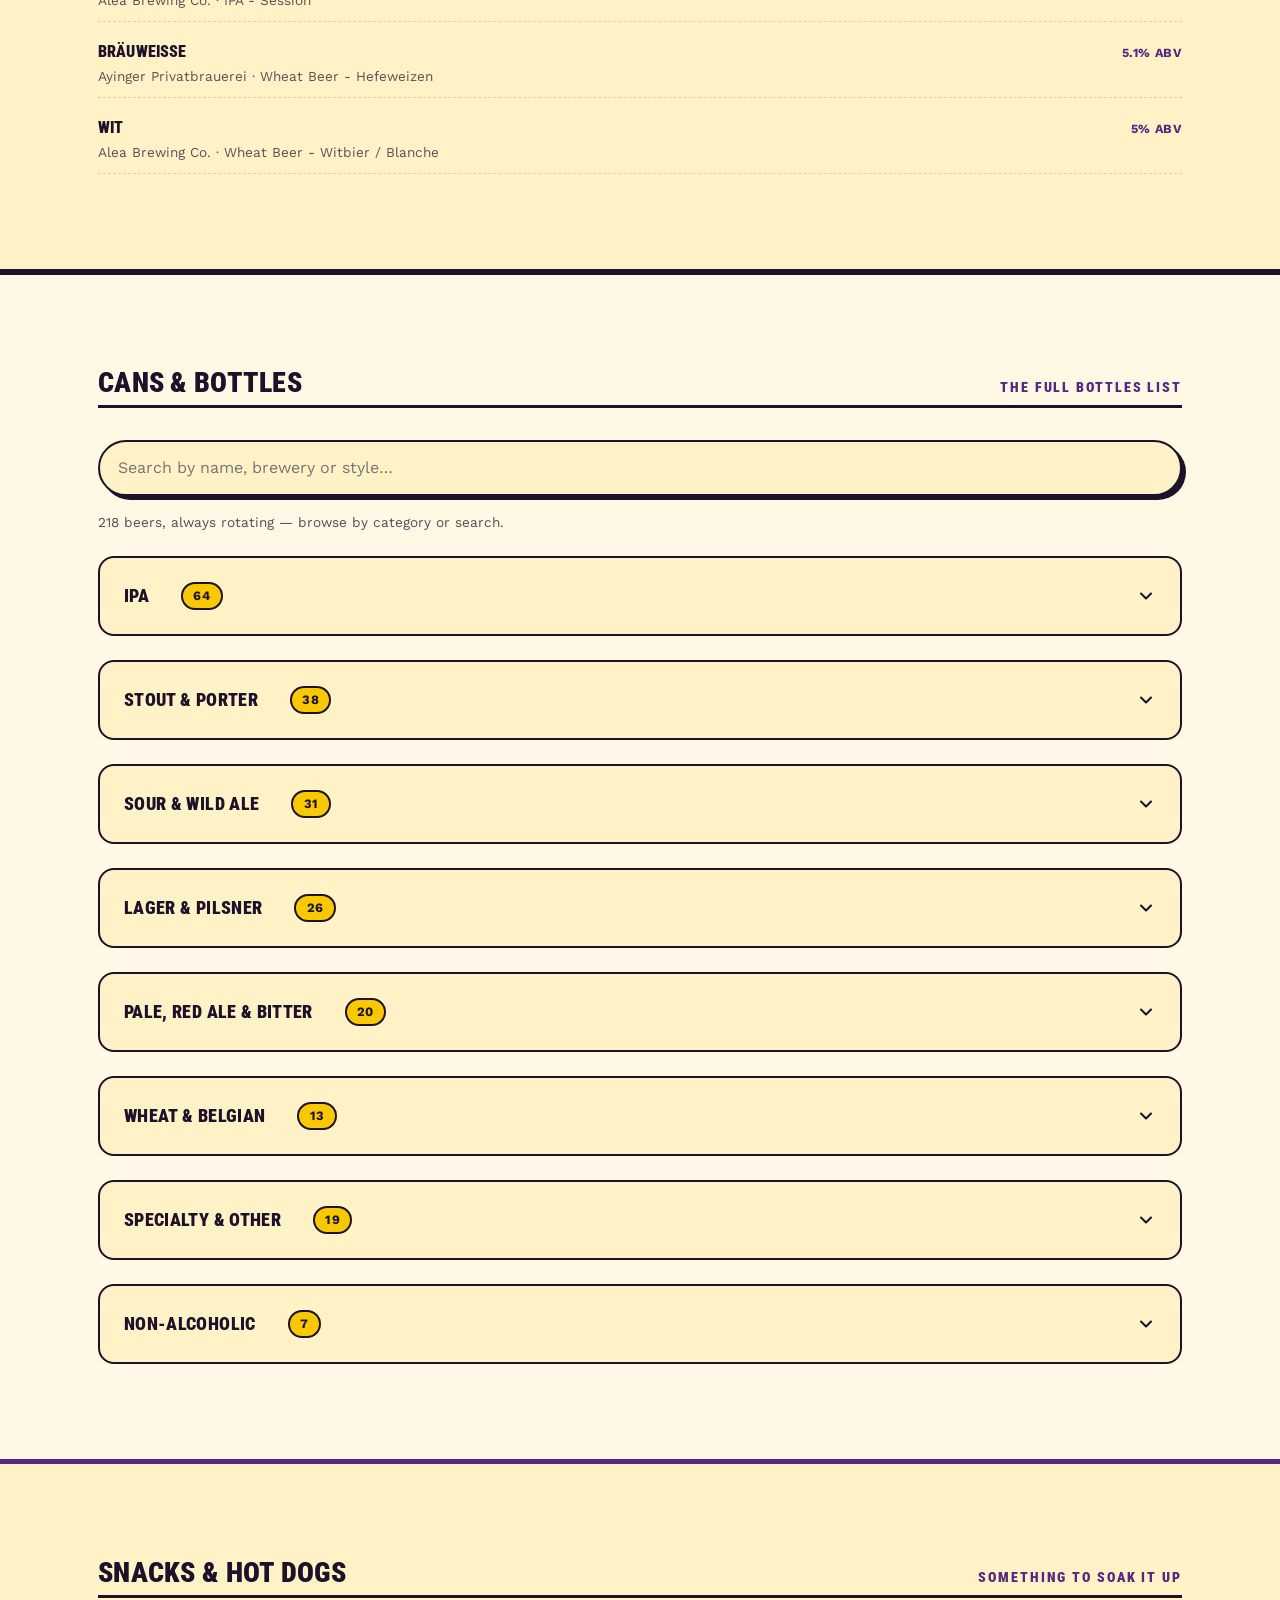
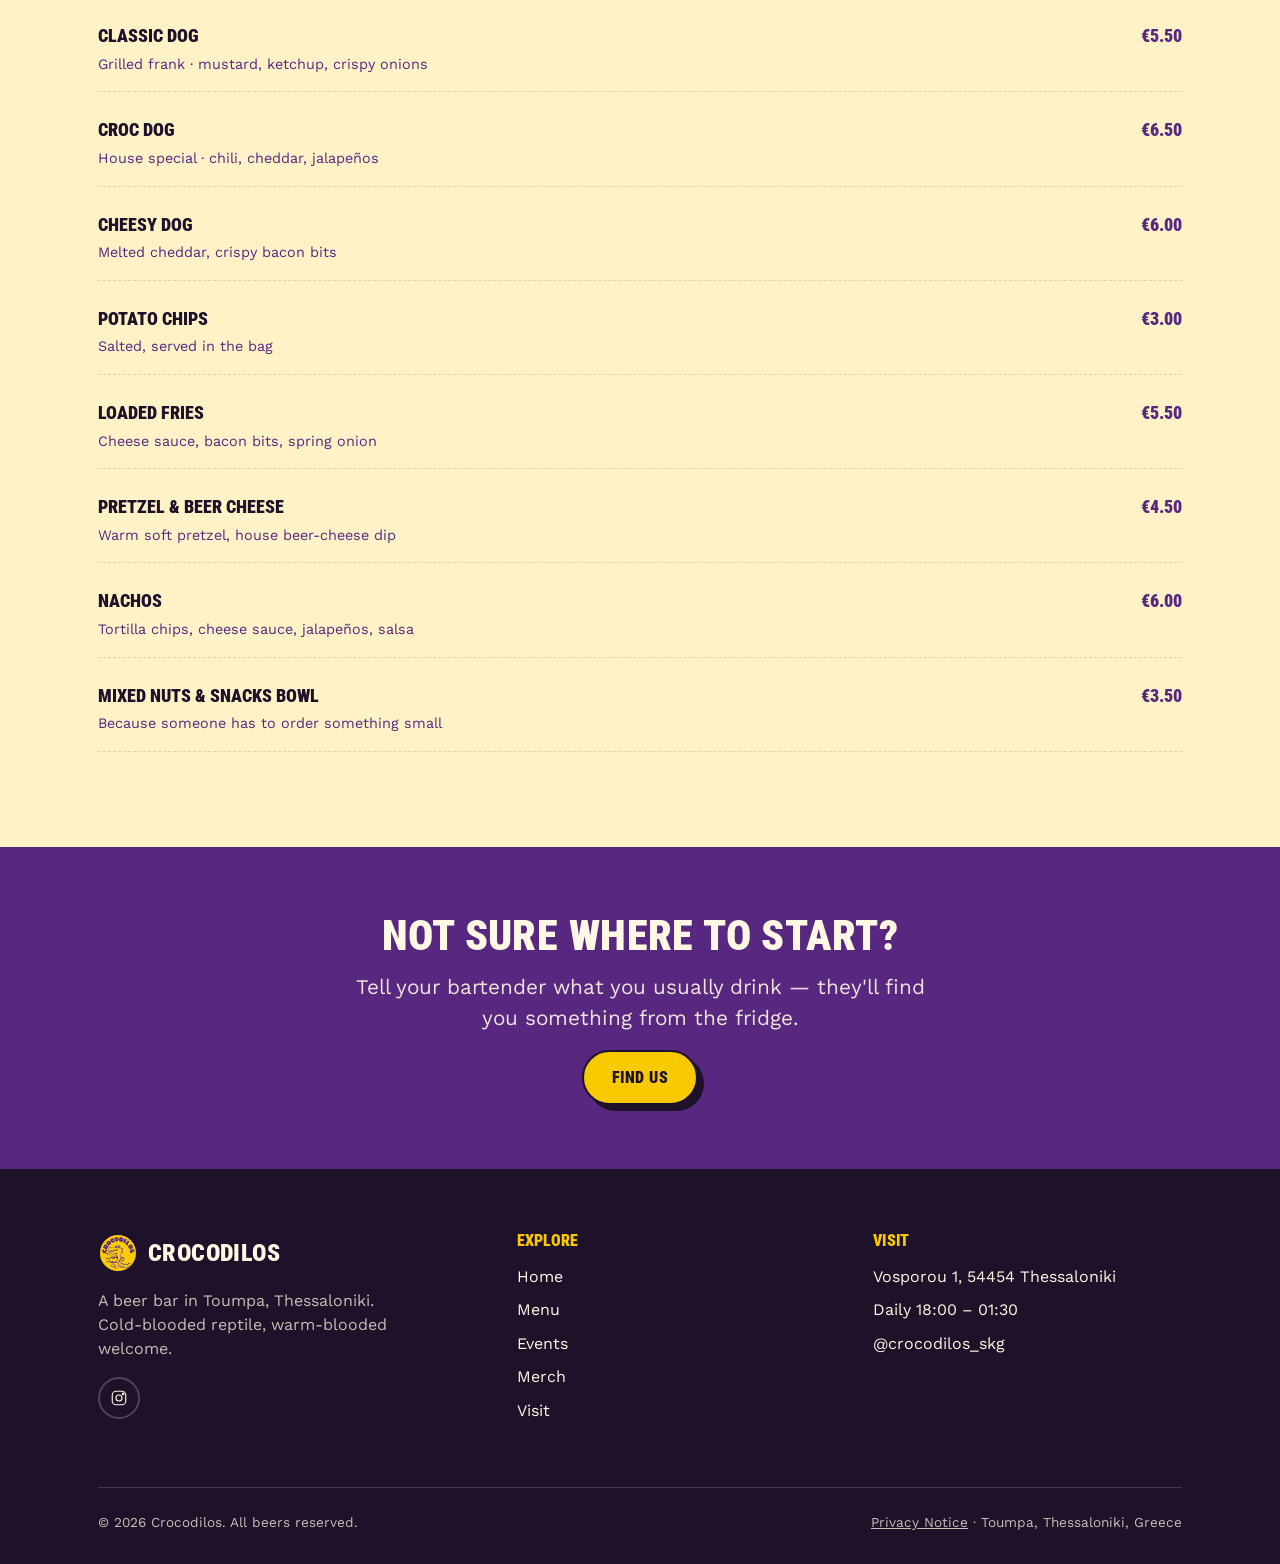
<file: menu.html>
<!doctype html>
<html lang="en">
<head>
<meta charset="utf-8" />
<meta name="viewport" content="width=device-width, initial-scale=1" />
<title>Menu — Crocodilos</title>
<meta name="description" content="14 beers on tap, 218+ cans &amp; bottles, and snacks at Crocodilos Taps &amp; Bottleshop, Toumpa, Thessaloniki." />
<meta property="og:type" content="website" />
<meta property="og:title" content="Menu — Crocodilos" />
<meta property="og:description" content="14 beers on tap, 218+ cans &amp; bottles, and snacks at Crocodilos Taps &amp; Bottleshop." />
<meta property="og:image" content="https://konmoschonis.github.io/crocodilos-website/assets/img/logo.jpg" />
<meta property="og:url" content="https://konmoschonis.github.io/crocodilos-website/menu.html" />
<meta name="twitter:card" content="summary_large_image" />
<meta name="twitter:title" content="Menu — Crocodilos" />
<meta name="twitter:description" content="14 beers on tap, 218+ cans &amp; bottles, and snacks at Crocodilos Taps &amp; Bottleshop." />
<meta name="twitter:image" content="https://konmoschonis.github.io/crocodilos-website/assets/img/logo.jpg" />
<link rel="icon" type="image/jpeg" href="assets/img/logo.jpg" />
<link rel="preconnect" href="https://fonts.googleapis.com" />
<link rel="preconnect" href="https://fonts.gstatic.com" crossorigin />
<link href="https://fonts.googleapis.com/css2?family=Roboto+Condensed:wght@700;900&family=Work+Sans:wght@400;500;600;700&display=swap" rel="stylesheet" />
<link rel="stylesheet" href="assets/css/style.css" />
</head>
<body>

<a class="visually-hidden" href="#main">Skip to content</a>

<header class="site-header">
  <div class="container">
    <a href="index.html" class="logo-mark" aria-label="Crocodilos home">
      <img src="assets/img/logo.jpg" alt="Crocodilos logo" width="40" height="40" />
      Crocodilos
    </a>

    <nav class="nav-desktop" aria-label="Primary">
      <a href="index.html">Home</a>
      <a href="menu.html" aria-current="page">Menu</a>
      <a href="events.html">Events</a>
      <a href="merch.html">Merch</a>
      <a href="index.html#visit">Visit</a>
    </nav>

    <div class="header-actions">
      <a class="btn btn-gold btn-sm" href="index.html#visit">Find Us</a>
      <button class="nav-toggle" aria-label="Open menu" aria-expanded="false" aria-controls="mobile-nav">
        <svg viewBox="0 0 24 24" fill="none" stroke="currentColor" stroke-width="2" stroke-linecap="round" aria-hidden="true">
          <line x1="3" y1="6" x2="21" y2="6"/><line x1="3" y1="12" x2="21" y2="12"/><line x1="3" y1="18" x2="21" y2="18"/>
        </svg>
      </button>
    </div>
  </div>

  <nav id="mobile-nav" class="nav-mobile" aria-label="Mobile">
    <a href="index.html">Home</a>
    <a href="menu.html" aria-current="page">Menu</a>
    <a href="events.html">Events</a>
    <a href="merch.html">Merch</a>
    <a href="index.html#visit">Visit</a>
  </nav>
</header>

<main id="main">

  <section class="hero hero--photo section--tight" style="background-image: url('assets/img/gallery/croc-16.webp'); background-size: cover; background-position: center;">
    <div class="hero__overlay"></div>
    <div class="container">
      <p class="eyebrow">Taps &amp; Bottles</p>
      <h1 class="h-display" style="font-size: clamp(2.5rem, 4vw + 1rem, 5rem);">On tap<br>&amp; in hand</h1>
      <p class="lede">We have many Taps, even more cans &amp; bottles to choose from, and something to eat while you work through them. — The bar boys.</p>
      <div class="hero__actions">
        <a class="btn btn-purple" href="#tap">On Tap</a>
        <a class="btn btn-purple" href="#bottles">Cans &amp; Bottles</a>
        <a class="btn btn-purple" href="#snacks">Snacks</a>
      </div>
    </div>
  </section>

    <div class="teeth-divider" aria-hidden="true" style="--divider-bg: var(--color-cream); --divider-teeth: var(--color-purple);"></div>

  <section class="section section--alt" id="tap">
    <div class="container">
      <div class="menu-category">
        <div class="menu-category__head">
          <h2 class="h-md">On Tap</h2>
          <span class="eyebrow">14 beers, live from Untappd</span>
        </div>
        <div id="tap-list" class="beer-list"></div>
      </div>
    </div>
  </section>

    <div class="teeth-divider" aria-hidden="true" style="--divider-bg: var(--color-cream-alt); --divider-teeth: var(--color-ink);"></div>

  <section class="section" id="bottles">
    <div class="container">
      <div class="menu-category">
        <div class="menu-category__head">
          <h2 class="h-md">Cans &amp; Bottles</h2>
          <span class="eyebrow">The full bottles list</span>
        </div>

        <div class="beer-search-wrap">
          <label class="visually-hidden" for="bottle-search">Search cans &amp; bottles by name, brewery or style</label>
          <input type="search" id="bottle-search" class="beer-search" placeholder="Search by name, brewery or style…" />
          <p id="bottle-search-meta" class="beer-search-meta">218 beers, always rotating — browse by category or search.</p>
        </div>

        <div id="bottle-groups"></div>
      </div>
    </div>
  </section>

    <div class="teeth-divider" aria-hidden="true" style="--divider-bg: var(--color-cream); --divider-teeth: var(--color-purple);"></div>

  <section class="section section--alt" id="snacks">
    <div class="container">

      <div class="menu-category">
        <div class="menu-category__head">
          <h2 class="h-md">Snacks &amp; Hot Dogs</h2>
          <span class="eyebrow">Something to soak it up</span>
        </div>
        <div class="menu-list">
          <div class="menu-item">
            <p class="menu-item__name">Classic Dog</p>
            <p class="menu-item__price">€5.50</p>
            <p class="menu-item__meta">Grilled frank · mustard, ketchup, crispy onions</p>
          </div>
          <div class="menu-item">
            <p class="menu-item__name">Croc Dog</p>
            <p class="menu-item__price">€6.50</p>
            <p class="menu-item__meta">House special · chili, cheddar, jalapeños</p>
          </div>
          <div class="menu-item">
            <p class="menu-item__name">Cheesy Dog</p>
            <p class="menu-item__price">€6.00</p>
            <p class="menu-item__meta">Melted cheddar, crispy bacon bits</p>
          </div>
          <div class="menu-item">
            <p class="menu-item__name">Potato Chips</p>
            <p class="menu-item__price">€3.00</p>
            <p class="menu-item__meta">Salted, served in the bag</p>
          </div>
          <div class="menu-item">
            <p class="menu-item__name">Loaded Fries</p>
            <p class="menu-item__price">€5.50</p>
            <p class="menu-item__meta">Cheese sauce, bacon bits, spring onion</p>
          </div>
          <div class="menu-item">
            <p class="menu-item__name">Pretzel &amp; Beer Cheese</p>
            <p class="menu-item__price">€4.50</p>
            <p class="menu-item__meta">Warm soft pretzel, house beer-cheese dip</p>
          </div>
          <div class="menu-item">
            <p class="menu-item__name">Nachos</p>
            <p class="menu-item__price">€6.00</p>
            <p class="menu-item__meta">Tortilla chips, cheese sauce, jalapeños, salsa</p>
          </div>
          <div class="menu-item">
            <p class="menu-item__name">Mixed Nuts &amp; Snacks Bowl</p>
            <p class="menu-item__price">€3.50</p>
            <p class="menu-item__meta">Because someone has to order something small</p>
          </div>
        </div>
      </div>

    </div>
  </section>

    <div class="teeth-divider" aria-hidden="true" style="--divider-bg: var(--color-cream-alt); --divider-teeth: var(--color-purple);"></div>

  <section class="section section--dark section--tight text-center">
    <div class="container stack">
      <h2 class="h-lg">Not sure where to start?</h2>
      <p class="lede" style="margin-inline: auto; opacity: 0.9;">Tell your bartender what you usually drink — they'll find you something from the fridge.</p>
      <p><a class="btn btn-gold" href="index.html#visit">Find Us</a></p>
    </div>
  </section>

</main>

<footer class="site-footer">
  <div class="container">
    <div class="footer-grid">
      <div>
        <a href="index.html" class="logo-mark" style="color: var(--color-cream);" aria-label="Crocodilos home">
          <img src="assets/img/logo.jpg" alt="Crocodilos logo" width="40" height="40" />
          Crocodilos
        </a>
        <p style="margin-top: var(--space-2); opacity: 0.75; max-width: 32ch;">A beer bar in Toumpa, Thessaloniki. Cold-blooded reptile, warm-blooded welcome.</p>
        <div class="social-row">
          <a href="https://www.instagram.com/crocodilos_skg/" target="_blank" rel="noopener" aria-label="Instagram"><svg viewBox="0 0 24 24" fill="none" stroke="currentColor" stroke-width="1.5"><rect x="3" y="3" width="18" height="18" rx="5"/><circle cx="12" cy="12" r="4"/><circle cx="17.5" cy="6.5" r="1"/></svg></a>
        </div>
      </div>

      <div>
        <h3>Explore</h3>
        <ul>
          <li><a href="index.html">Home</a></li>
          <li><a href="menu.html">Menu</a></li>
          <li><a href="events.html">Events</a></li>
          <li><a href="merch.html">Merch</a></li>
          <li><a href="index.html#visit">Visit</a></li>
        </ul>
      </div>

      <div>
        <h3>Visit</h3>
        <ul>
          <li>Vosporou 1, 54454 Thessaloniki</li>
          <li>Daily 18:00 – 01:30</li>
          <li><a href="https://www.instagram.com/crocodilos_skg/" target="_blank" rel="noopener">@crocodilos_skg</a></li>
        </ul>
      </div>
    </div>

    <div class="footer-bottom">
      <p>© 2026 Crocodilos. All beers reserved.</p>
      <p><a href="privacy.html" style="text-decoration: underline;">Privacy Notice</a> · Toumpa, Thessaloniki, Greece</p>
    </div>
  </div>
</footer>

<script src="assets/js/beer-data.js"></script>
<script src="assets/js/menu.js"></script>
<script src="assets/js/main.js"></script>
</body>
</html>
</file>
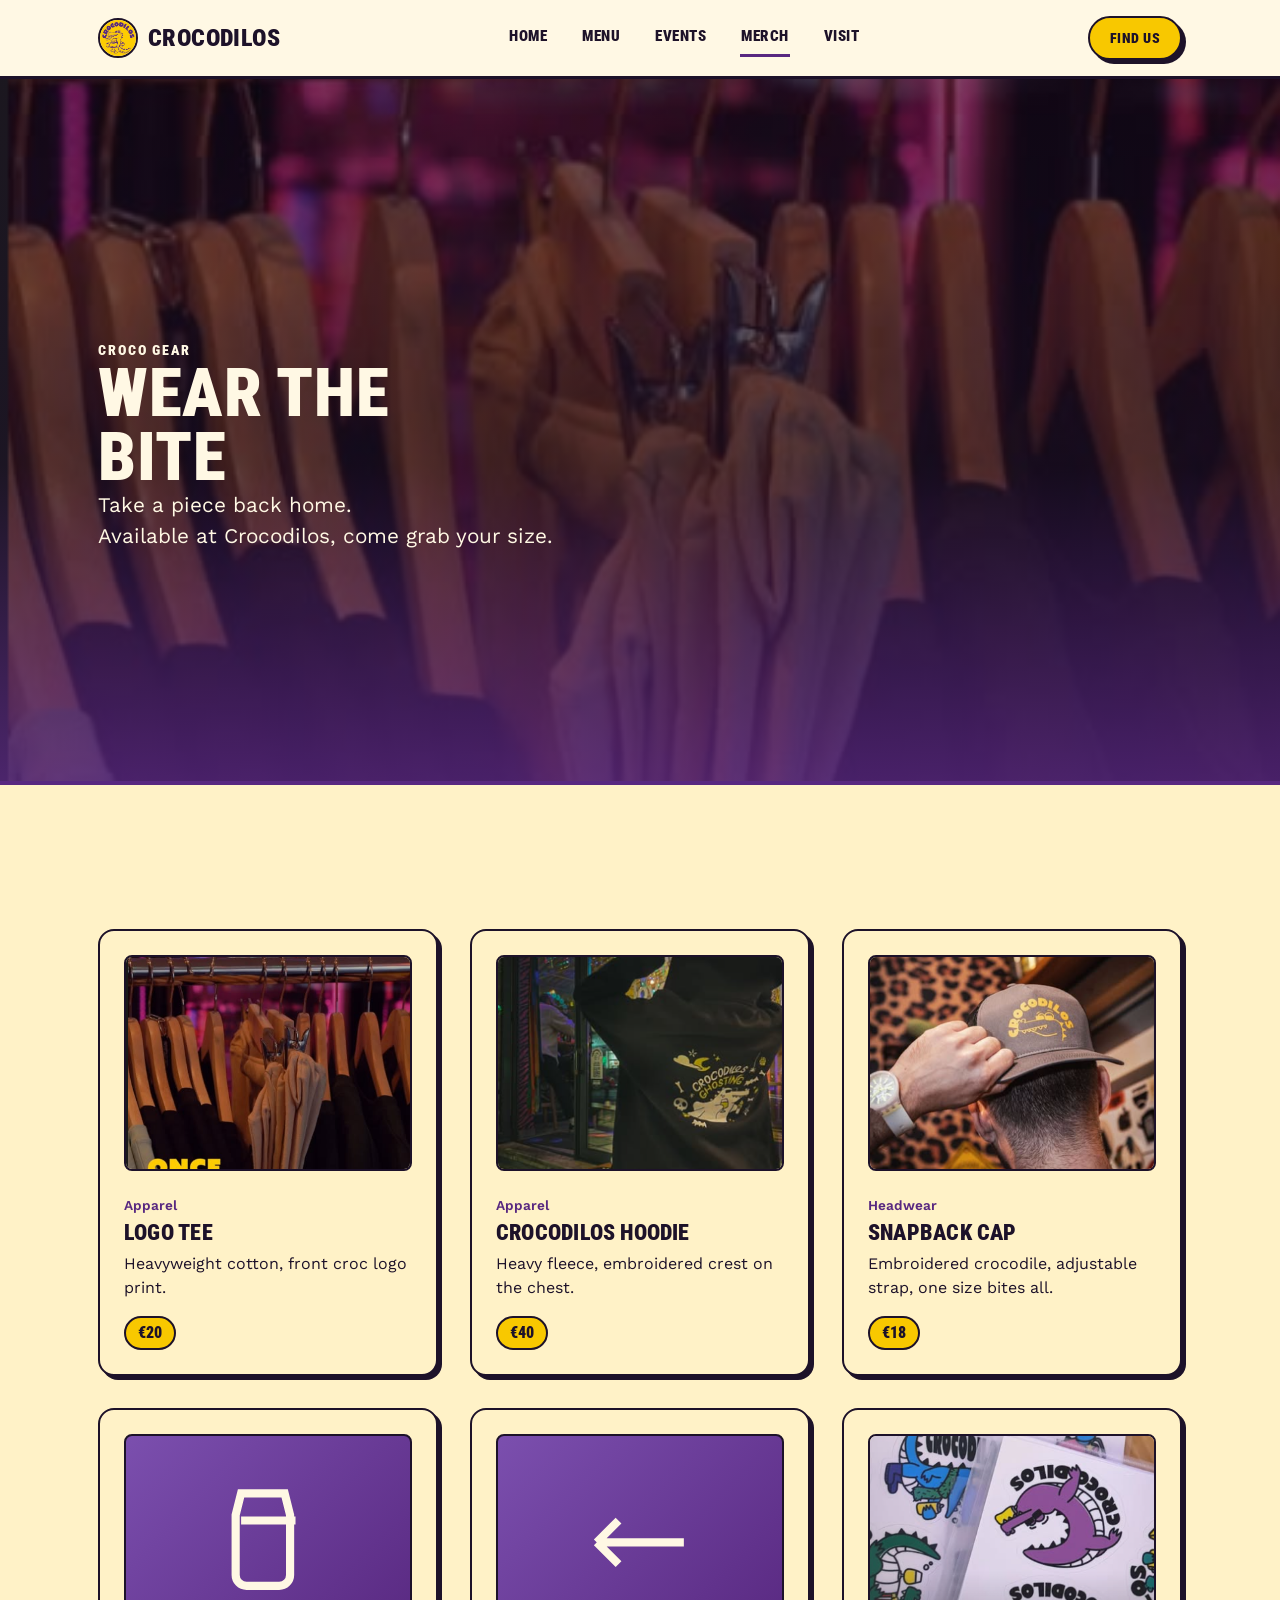
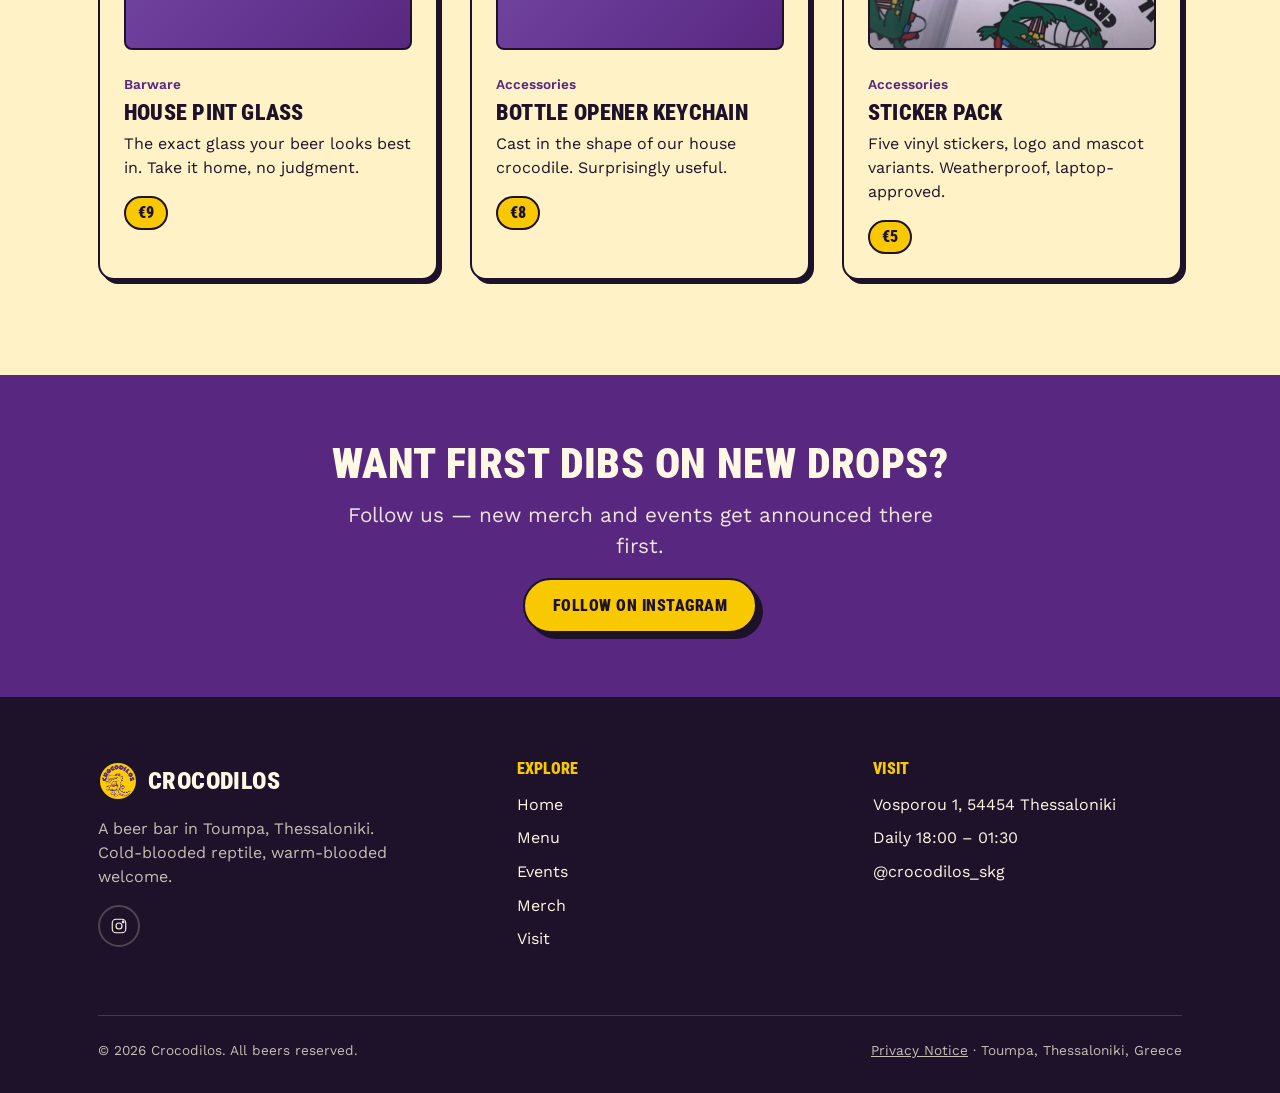
<file: merch.html>
<!doctype html>
<html lang="en">
<head>
<meta charset="utf-8" />
<meta name="viewport" content="width=device-width, initial-scale=1" />
<title>Merch — Crocodilos</title>
<meta name="description" content="Crocodilos merch — wear the bite. Beer bar in Toumpa, Thessaloniki, Greece." />
<meta property="og:type" content="website" />
<meta property="og:title" content="Merch — Crocodilos" />
<meta property="og:description" content="Crocodilos merch — wear the bite. Beer bar in Toumpa, Thessaloniki, Greece." />
<meta property="og:image" content="https://konmoschonis.github.io/crocodilos-website/assets/img/logo.jpg" />
<meta property="og:url" content="https://konmoschonis.github.io/crocodilos-website/merch.html" />
<meta name="twitter:card" content="summary_large_image" />
<meta name="twitter:title" content="Merch — Crocodilos" />
<meta name="twitter:description" content="Crocodilos merch — wear the bite. Beer bar in Toumpa, Thessaloniki, Greece." />
<meta name="twitter:image" content="https://konmoschonis.github.io/crocodilos-website/assets/img/logo.jpg" />
<link rel="icon" type="image/jpeg" href="assets/img/logo.jpg" />
<link rel="preconnect" href="https://fonts.googleapis.com" />
<link rel="preconnect" href="https://fonts.gstatic.com" crossorigin />
<link href="https://fonts.googleapis.com/css2?family=Roboto+Condensed:wght@700;900&family=Work+Sans:wght@400;500;600;700&display=swap" rel="stylesheet" />
<link rel="stylesheet" href="assets/css/style.css" />
</head>
<body>

<a class="visually-hidden" href="#main">Skip to content</a>

<header class="site-header">
  <div class="container">
    <a href="index.html" class="logo-mark" aria-label="Crocodilos home">
      <img src="assets/img/logo.jpg" alt="Crocodilos logo" width="40" height="40" />
      Crocodilos
    </a>

    <nav class="nav-desktop" aria-label="Primary">
      <a href="index.html">Home</a>
      <a href="menu.html">Menu</a>
      <a href="events.html">Events</a>
      <a href="merch.html" aria-current="page">Merch</a>
      <a href="index.html#visit">Visit</a>
    </nav>

    <div class="header-actions">
      <a class="btn btn-gold btn-sm" href="index.html#visit">Find Us</a>
      <button class="nav-toggle" aria-label="Open menu" aria-expanded="false" aria-controls="mobile-nav">
        <svg viewBox="0 0 24 24" fill="none" stroke="currentColor" stroke-width="2" stroke-linecap="round" aria-hidden="true">
          <line x1="3" y1="6" x2="21" y2="6"/><line x1="3" y1="12" x2="21" y2="12"/><line x1="3" y1="18" x2="21" y2="18"/>
        </svg>
      </button>
    </div>
  </div>

  <nav id="mobile-nav" class="nav-mobile" aria-label="Mobile">
    <a href="index.html">Home</a>
    <a href="menu.html">Menu</a>
    <a href="events.html">Events</a>
    <a href="merch.html" aria-current="page">Merch</a>
    <a href="index.html#visit">Visit</a>
  </nav>
</header>

<main id="main">

  <section class="hero hero--photo section--tight" style="background-image: url('assets/img/gallery/croc-14.png'); background-size: cover; background-position: center;">
    <div class="hero__overlay"></div>
    <div class="container">
      <p class="eyebrow">Croco gear</p>
      <h1 class="h-display" style="font-size: clamp(2.5rem, 4vw + 1rem, 5rem);">Wear the<br>bite</h1>
      <p class="lede">Take a piece back home.<br>Available at Crocodilos, come grab your size.</p>
    </div>
  </section>

    <div class="teeth-divider" aria-hidden="true" style="--divider-bg: var(--color-cream); --divider-teeth: var(--color-purple);"></div>

  <section class="section section--alt">
    <div class="container">

      <div class="card-grid">
        <article class="card">
          <div class="card__media">
            <img class="card__photo" src="assets/img/merch/tee.png" alt="Crocodilos apparel on the rack" loading="lazy" />
          </div>
          <p class="card__meta">Apparel</p>
          <h3 class="card__title">Logo Tee</h3>
          <p>Heavyweight cotton, front croc logo print.
          <p class="card__price">€20</p>
        </article>

        <article class="card">
          <div class="card__media">
            <img class="card__photo" src="assets/img/merch/hoodie.png" alt="Crocodilos Ghosting hoodie, back print" loading="lazy" />
          </div>
          <p class="card__meta">Apparel</p>
          <h3 class="card__title">Crocodilos Hoodie</h3>
          <p>Heavy fleece, embroidered crest on the chest.
          <p class="card__price">€40</p>
        </article>

        <article class="card">
          <div class="card__media">
            <img class="card__photo" src="assets/img/merch/cap.png" alt="Crocodilos snapback cap" loading="lazy" />
          </div>
          <p class="card__meta">Headwear</p>
          <h3 class="card__title">Snapback Cap</h3>
          <p>Embroidered crocodile, adjustable strap, one size bites all.
          <p class="card__price">€18</p>
        </article>

        <article class="card">
          <div class="card__media" aria-hidden="true">
            <svg viewBox="0 0 24 24" fill="none" stroke="var(--color-cream)" stroke-width="1.5"><path d="M7 3h8l1 4v11a2 2 0 0 1-2 2H8a2 2 0 0 1-2-2V7z"/><path d="M7 8h10"/></svg>
          </div>
          <p class="card__meta">Barware</p>
          <h3 class="card__title">House Pint Glass</h3>
          <p>The exact glass your beer looks best in. Take it home, no judgment.
          <p class="card__price">€9</p>
        </article>

        <article class="card">
          <div class="card__media" aria-hidden="true">
            <svg viewBox="0 0 24 24" fill="none" stroke="var(--color-cream)" stroke-width="1.5"><path d="M4 12h16M4 12l4-4M4 12l4 4"/></svg>
          </div>
          <p class="card__meta">Accessories</p>
          <h3 class="card__title">Bottle Opener Keychain</h3>
          <p>Cast in the shape of our house crocodile. Surprisingly useful.
          <p class="card__price">€8</p>
        </article>

        <article class="card">
          <div class="card__media">
            <img class="card__photo" src="assets/img/merch/stickers.png" alt="Crocodilos sticker sheet" loading="lazy" />
          </div>
          <p class="card__meta">Accessories</p>
          <h3 class="card__title">Sticker Pack</h3>
          <p>Five vinyl stickers, logo and mascot variants. Weatherproof, laptop-approved.
          <p class="card__price">€5</p>
        </article>
      </div>

    </div>
  </section>

    <div class="teeth-divider" aria-hidden="true" style="--divider-bg: var(--color-cream-alt); --divider-teeth: var(--color-purple);"></div>

  <section class="section section--tight text-center" style="background: var(--color-purple); color: var(--color-cream);">
    <div class="container stack">
      <h2 class="h-lg" style="color: var(--color-cream);">Want first dibs on new drops?</h2>
      <p class="lede" style="margin-inline: auto; color: var(--color-cream); opacity: 0.9;">Follow us — new merch and events get announced there first.</p>
      <p><a class="btn btn-gold" href="https://www.instagram.com/crocodilos_skg/" target="_blank" rel="noopener">Follow on Instagram</a></p>
    </div>
  </section>

</main>

<footer class="site-footer">
  <div class="container">
    <div class="footer-grid">
      <div>
        <a href="index.html" class="logo-mark" style="color: var(--color-cream);" aria-label="Crocodilos home">
          <img src="assets/img/logo.jpg" alt="Crocodilos logo" width="40" height="40" />
          Crocodilos
        </a>
        <p style="margin-top: var(--space-2); opacity: 0.75; max-width: 32ch;">A beer bar in Toumpa, Thessaloniki. Cold-blooded reptile, warm-blooded welcome.</p>
        <div class="social-row">
          <a href="https://www.instagram.com/crocodilos_skg/" target="_blank" rel="noopener" aria-label="Instagram"><svg viewBox="0 0 24 24" fill="none" stroke="currentColor" stroke-width="1.5"><rect x="3" y="3" width="18" height="18" rx="5"/><circle cx="12" cy="12" r="4"/><circle cx="17.5" cy="6.5" r="1"/></svg></a>
        </div>
      </div>

      <div>
        <h3>Explore</h3>
        <ul>
          <li><a href="index.html">Home</a></li>
          <li><a href="menu.html">Menu</a></li>
          <li><a href="events.html">Events</a></li>
          <li><a href="merch.html">Merch</a></li>
          <li><a href="index.html#visit">Visit</a></li>
        </ul>
      </div>

      <div>
        <h3>Visit</h3>
        <ul>
          <li>Vosporou 1, 54454 Thessaloniki</li>
          <li>Daily 18:00 – 01:30</li>
          <li><a href="https://www.instagram.com/crocodilos_skg/" target="_blank" rel="noopener">@crocodilos_skg</a></li>
        </ul>
      </div>
    </div>

    <div class="footer-bottom">
      <p>© 2026 Crocodilos. All beers reserved.</p>
      <p><a href="privacy.html" style="text-decoration: underline;">Privacy Notice</a> · Toumpa, Thessaloniki, Greece</p>
    </div>
  </div>
</footer>

<script src="assets/js/main.js"></script>
</body>
</html>
</file>
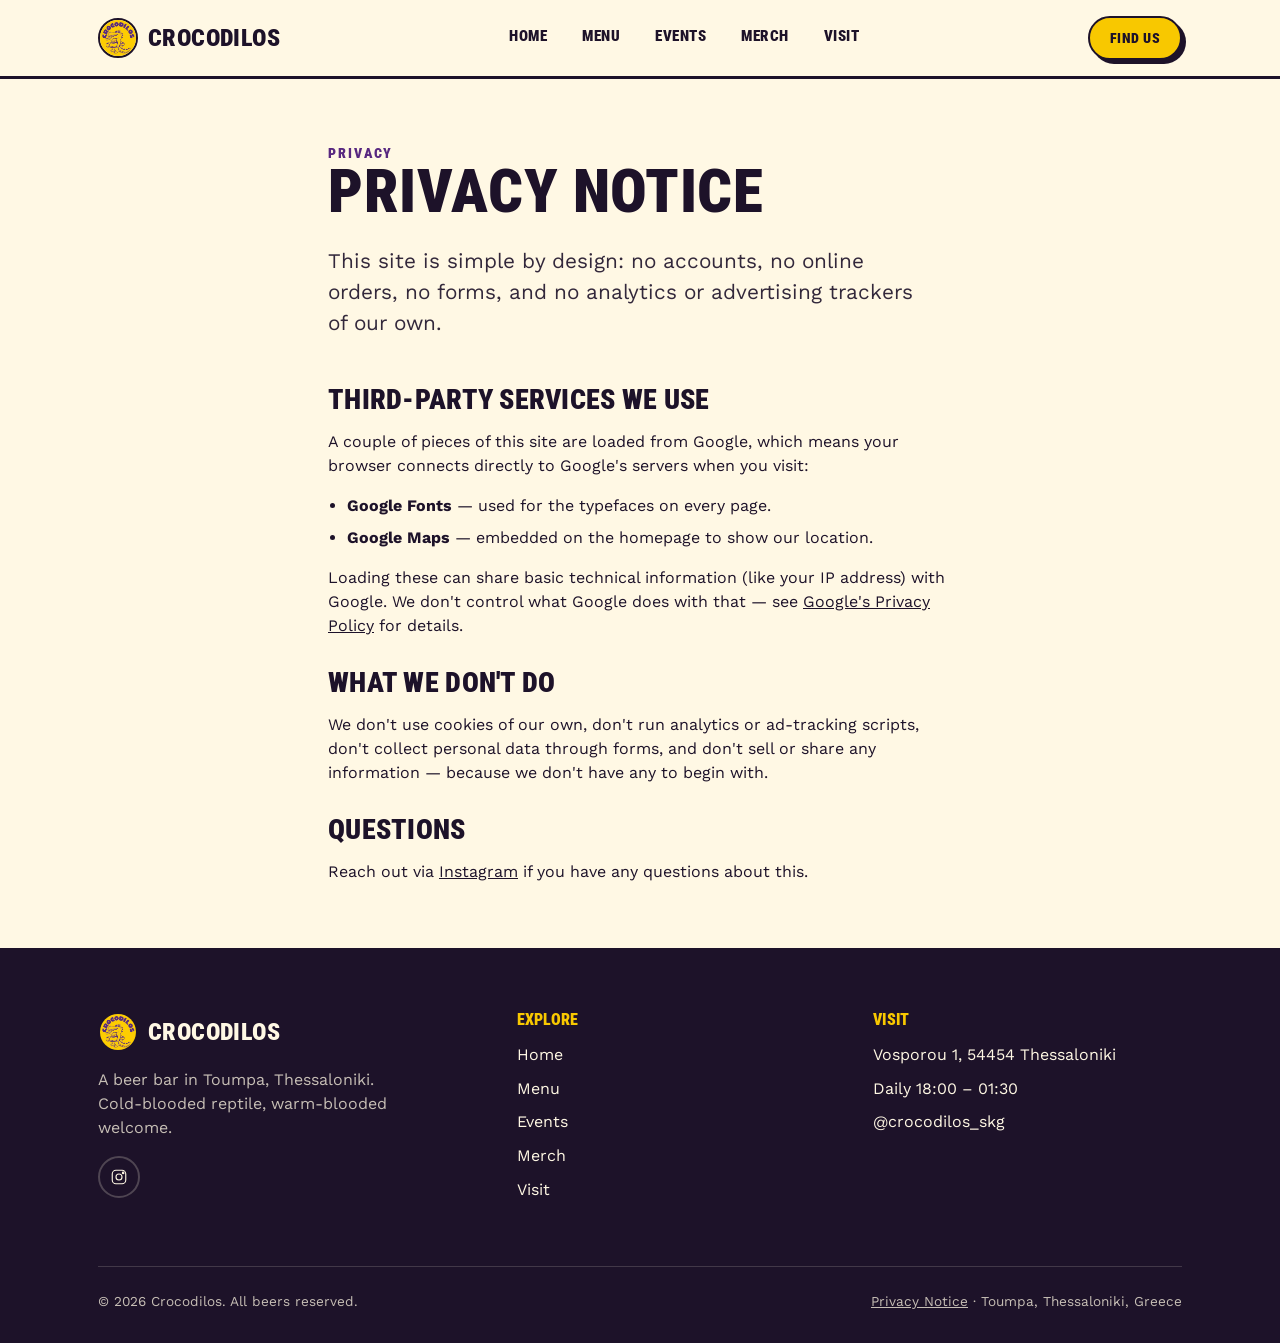
<file: privacy.html>
<!doctype html>
<html lang="en">
<head>
<meta charset="utf-8" />
<meta name="viewport" content="width=device-width, initial-scale=1" />
<title>Privacy Notice — Crocodilos</title>
<meta name="robots" content="noindex" />
<link rel="icon" type="image/jpeg" href="assets/img/logo.jpg" />
<link rel="preconnect" href="https://fonts.googleapis.com" />
<link rel="preconnect" href="https://fonts.gstatic.com" crossorigin />
<link href="https://fonts.googleapis.com/css2?family=Roboto+Condensed:wght@700;900&family=Work+Sans:wght@400;500;600;700&display=swap" rel="stylesheet" />
<link rel="stylesheet" href="assets/css/style.css" />
</head>
<body>

<a class="visually-hidden" href="#main">Skip to content</a>

<header class="site-header">
  <div class="container">
    <a href="index.html" class="logo-mark" aria-label="Crocodilos home">
      <img src="assets/img/logo.jpg" alt="Crocodilos logo" width="40" height="40" />
      Crocodilos
    </a>

    <nav class="nav-desktop" aria-label="Primary">
      <a href="index.html">Home</a>
      <a href="menu.html">Menu</a>
      <a href="events.html">Events</a>
      <a href="merch.html">Merch</a>
      <a href="index.html#visit">Visit</a>
    </nav>

    <div class="header-actions">
      <a class="btn btn-gold btn-sm" href="index.html#visit">Find Us</a>
      <button class="nav-toggle" aria-label="Open menu" aria-expanded="false" aria-controls="mobile-nav">
        <svg viewBox="0 0 24 24" fill="none" stroke="currentColor" stroke-width="2" stroke-linecap="round" aria-hidden="true">
          <line x1="3" y1="6" x2="21" y2="6"/><line x1="3" y1="12" x2="21" y2="12"/><line x1="3" y1="18" x2="21" y2="18"/>
        </svg>
      </button>
    </div>
  </div>

  <nav id="mobile-nav" class="nav-mobile" aria-label="Mobile">
    <a href="index.html">Home</a>
    <a href="menu.html">Menu</a>
    <a href="events.html">Events</a>
    <a href="merch.html">Merch</a>
    <a href="index.html#visit">Visit</a>
  </nav>
</header>

<main id="main">

  <section class="section section--tight">
    <div class="container" style="max-width: 720px;">
      <p class="eyebrow">Privacy</p>
      <h1 class="h-xl mt-0" style="margin-top: var(--space-2)">Privacy Notice</h1>
      <p class="lede" style="margin-top: var(--space-3); opacity: 0.9;">
        This site is simple by design: no accounts, no online orders, no forms, and no analytics or advertising trackers of our own.
      </p>

      <div class="stack" style="margin-top: var(--space-5); gap: var(--space-4);">
        <div>
          <h2 class="h-md">Third-party services we use</h2>
          <p style="margin-top: var(--space-2);">
            A couple of pieces of this site are loaded from Google, which means your browser connects directly to Google's
            servers when you visit:
          </p>
          <ul style="margin-top: var(--space-2); padding-left: 1.2rem; list-style: disc; display: grid; gap: 0.5rem;">
            <li><strong>Google Fonts</strong> — used for the typefaces on every page.</li>
            <li><strong>Google Maps</strong> — embedded on the homepage to show our location.</li>
          </ul>
          <p style="margin-top: var(--space-2);">
            Loading these can share basic technical information (like your IP address) with Google. We don't control what
            Google does with that — see
            <a href="https://policies.google.com/privacy" target="_blank" rel="noopener" style="text-decoration: underline;">Google's Privacy Policy</a>
            for details.
          </p>
        </div>

        <div>
          <h2 class="h-md">What we don't do</h2>
          <p style="margin-top: var(--space-2);">
            We don't use cookies of our own, don't run analytics or ad-tracking scripts, don't collect personal data through
            forms, and don't sell or share any information — because we don't have any to begin with.
          </p>
        </div>

        <div>
          <h2 class="h-md">Questions</h2>
          <p style="margin-top: var(--space-2);">
            Reach out via
            <a href="https://www.instagram.com/crocodilos_skg/" target="_blank" rel="noopener" style="text-decoration: underline;">Instagram</a>
            if you have any questions about this.
          </p>
        </div>
      </div>
    </div>
  </section>

</main>

<footer class="site-footer">
  <div class="container">
    <div class="footer-grid">
      <div>
        <a href="index.html" class="logo-mark" style="color: var(--color-cream);" aria-label="Crocodilos home">
          <img src="assets/img/logo.jpg" alt="Crocodilos logo" width="40" height="40" />
          Crocodilos
        </a>
        <p style="margin-top: var(--space-2); opacity: 0.75; max-width: 32ch;">A beer bar in Toumpa, Thessaloniki. Cold-blooded reptile, warm-blooded welcome.</p>
        <div class="social-row">
          <a href="https://www.instagram.com/crocodilos_skg/" target="_blank" rel="noopener" aria-label="Instagram"><svg viewBox="0 0 24 24" fill="none" stroke="currentColor" stroke-width="1.5"><rect x="3" y="3" width="18" height="18" rx="5"/><circle cx="12" cy="12" r="4"/><circle cx="17.5" cy="6.5" r="1"/></svg></a>
        </div>
      </div>

      <div>
        <h3>Explore</h3>
        <ul>
          <li><a href="index.html">Home</a></li>
          <li><a href="menu.html">Menu</a></li>
          <li><a href="events.html">Events</a></li>
          <li><a href="merch.html">Merch</a></li>
          <li><a href="index.html#visit">Visit</a></li>
        </ul>
      </div>

      <div>
        <h3>Visit</h3>
        <ul>
          <li>Vosporou 1, 54454 Thessaloniki</li>
          <li>Daily 18:00 – 01:30</li>
          <li><a href="https://www.instagram.com/crocodilos_skg/" target="_blank" rel="noopener">@crocodilos_skg</a></li>
        </ul>
      </div>
    </div>

    <div class="footer-bottom">
      <p>© 2026 Crocodilos. All beers reserved.</p>
      <p><a href="privacy.html" style="text-decoration: underline;">Privacy Notice</a> · Toumpa, Thessaloniki, Greece</p>
    </div>
  </div>
</footer>

</body>
</html>
</file>
<file: assets/css/style.css>
/* ==========================================================================
   Crocodilos — Design Tokens
   ========================================================================== */
:root {
  /* Color — pulled from the Crocodilos logo (yellow #F8C800 / purple #582880) */
  --color-cream: #FFF8E4;
  --color-cream-alt: #FFF2C7;
  --color-ink: #1D1229;
  --color-yellow: #F8C800;
  --color-yellow-dark: #D9AF00;
  --color-purple: #582880;
  --color-purple-light: #7B4FAE;
  --color-purple-dark: #3B1B57;
  --color-purple-pale: #EFE1FA;
  --color-line: rgba(29, 18, 41, 0.14);
  --color-line-on-dark: rgba(255, 248, 228, 0.22);

  /* Type */
  --font-display: "Roboto Condensed", "Arial Narrow", sans-serif;
  --font-body: "Work Sans", "Segoe UI", sans-serif;

  /* Spacing scale (marketing site: spacious) */
  --space-1: 0.5rem;
  --space-2: 1rem;
  --space-3: 1.5rem;
  --space-4: 2rem;
  --space-5: 3rem;
  --space-6: 4rem;
  --space-7: 6rem;
  --space-8: 8rem;

  /* Motion */
  --ease-standard: cubic-bezier(0.4, 0, 0.2, 1);
  --duration-fast: 150ms;
  --duration-standard: 250ms;

  --radius-sm: 8px;
  --radius-md: 16px;
  --radius-pill: 999px;

  --shadow-sticker: 6px 6px 0 var(--color-ink);
  --shadow-sticker-sm: 4px 4px 0 var(--color-ink);
}

/* ==========================================================================
   Reset
   ========================================================================== */
*, *::before, *::after { box-sizing: border-box; }
html { scroll-behavior: smooth; background: var(--color-cream); }
@media (prefers-reduced-motion: reduce) {
  html { scroll-behavior: auto; }
  *, *::before, *::after {
    animation-duration: 0.01ms !important;
    animation-iteration-count: 1 !important;
    transition-duration: 0.01ms !important;
    scroll-behavior: auto !important;
  }
}
body {
  margin: 0;
  background: var(--color-cream);
  color: var(--color-ink);
  font-family: var(--font-body);
  font-size: 16px;
  line-height: 1.5;
  -webkit-font-smoothing: antialiased;
}
img { max-width: 100%; display: block; }
a { color: inherit; text-decoration: none; }
ul { margin: 0; padding: 0; list-style: none; }
h1, h2, h3, h4 { margin: 0; font-family: var(--font-display); font-weight: 900; text-transform: uppercase; letter-spacing: 0.01em; line-height: 0.96; }
p { margin: 0; }
button { font: inherit; cursor: pointer; }

:focus-visible {
  outline: 3px solid var(--color-purple);
  outline-offset: 3px;
}

.container {
  width: 100%;
  max-width: 1180px;
  margin-inline: auto;
  padding-inline: var(--space-3);
}
@media (min-width: 640px) {
  .container { padding-inline: var(--space-5); }
}

.visually-hidden {
  position: absolute;
  width: 1px; height: 1px;
  overflow: hidden;
  clip: rect(0 0 0 0);
  white-space: nowrap;
}

/* ==========================================================================
   Type scale
   ========================================================================== */
.h-display {
  font-size: clamp(2.75rem, 5vw + 1.5rem, 6.5rem);
}
.h-xl { font-size: clamp(2.25rem, 3.5vw + 1rem, 4rem); }
.h-lg { font-size: clamp(1.75rem, 2vw + 1rem, 2.75rem); }
.h-md { font-size: clamp(1.375rem, 1vw + 1rem, 1.75rem); }
.eyebrow {
  font-family: var(--font-display); font-weight: 900;
  text-transform: uppercase;
  letter-spacing: 0.14em;
  font-size: 0.85rem;
  color: var(--color-purple);
}
.section--dark .eyebrow,
.section--ink .eyebrow { color: var(--color-yellow); }
.lede {
  font-size: clamp(1.05rem, 0.5vw + 1rem, 1.3rem);
  max-width: 46ch;
}

/* ==========================================================================
   Buttons
   ========================================================================== */
.btn {
  display: inline-flex;
  align-items: center;
  justify-content: center;
  gap: var(--space-1);
  min-height: 48px;
  padding: 0.85rem 1.75rem;
  border-radius: var(--radius-pill);
  border: 2px solid var(--color-ink);
  font-family: var(--font-display); font-weight: 900;
  text-transform: uppercase;
  letter-spacing: 0.03em;
  font-size: 1rem;
  box-shadow: var(--shadow-sticker);
  transition: transform var(--duration-fast) var(--ease-standard), box-shadow var(--duration-fast) var(--ease-standard);
  white-space: nowrap;
}
.btn:hover { transform: translate(-2px, -2px); box-shadow: 8px 8px 0 var(--color-ink); }
.btn:active { transform: translate(1px, 1px); box-shadow: 2px 2px 0 var(--color-ink); }
.btn-gold { background: var(--color-yellow); color: var(--color-ink); }
.btn-purple { background: var(--color-purple); color: var(--color-cream); border-color: var(--color-ink); }
.btn-outline { background: transparent; color: var(--color-cream); border-color: var(--color-cream); box-shadow: var(--shadow-sticker); }
.btn-outline:hover { box-shadow: 8px 8px 0 var(--color-cream); }
.btn-outline-light { background: var(--color-cream); color: var(--color-ink); border-color: var(--color-ink); box-shadow: var(--shadow-sticker); }
.btn-outline-light:hover { box-shadow: 8px 8px 0 var(--color-ink); }
.btn-sm { min-height: 44px; padding: 0.55rem 1.25rem; font-size: 0.875rem; box-shadow: var(--shadow-sticker-sm); }

/* ==========================================================================
   Header
   ========================================================================== */
.site-header {
  position: sticky;
  top: 0;
  z-index: 50;
  background: var(--color-cream);
  border-bottom: 3px solid var(--color-ink);
}
.site-header .container {
  display: flex;
  align-items: center;
  justify-content: space-between;
  padding-block: var(--space-2);
}
.logo-mark {
  display: flex;
  align-items: center;
  gap: 0.6rem;
  font-family: var(--font-display); font-weight: 900;
  font-size: 1.5rem;
  text-transform: uppercase;
  letter-spacing: 0.02em;
  color: var(--color-ink);
}
.logo-mark svg { width: 40px; height: 40px; flex-shrink: 0; }

.nav-desktop {
  display: none;
  align-items: center;
  gap: var(--space-4);
}
.nav-desktop a {
  font-family: var(--font-display); font-weight: 900;
  text-transform: uppercase;
  font-size: 0.95rem;
  letter-spacing: 0.03em;
  padding: 0.4rem 0.1rem;
  border-bottom: 3px solid transparent;
  transition: border-color var(--duration-fast) var(--ease-standard);
}
.nav-desktop a:hover,
.nav-desktop a[aria-current="page"] { border-color: var(--color-purple); }
.header-actions { display: flex; align-items: center; gap: var(--space-3); }

.nav-toggle {
  display: inline-flex;
  align-items: center;
  justify-content: center;
  width: 44px;
  height: 44px;
  border: 2px solid var(--color-ink);
  border-radius: var(--radius-sm);
  background: var(--color-cream-alt);
}
.nav-toggle svg { width: 22px; height: 22px; }

.nav-mobile {
  display: none;
  flex-direction: column;
  gap: var(--space-1);
  padding: var(--space-2) var(--space-3) var(--space-4);
  background: var(--color-cream);
  border-bottom: 3px solid var(--color-ink);
}
.nav-mobile.is-open { display: flex; }
.nav-mobile a {
  font-family: var(--font-display); font-weight: 900;
  text-transform: uppercase;
  font-size: 1.25rem;
  padding: 0.6rem 0.2rem;
  border-bottom: 1px solid var(--color-line);
}

@media (min-width: 900px) {
  .nav-desktop { display: flex; }
  .nav-toggle { display: none; }
  .nav-mobile { display: none !important; }
}

/* ==========================================================================
   Marquee ticker
   ========================================================================== */
.marquee {
  background: var(--color-ink);
  color: var(--color-cream);
  overflow: hidden;
  border-bottom: 3px solid var(--color-ink);
}
.marquee__track {
  display: flex;
  width: max-content;
  animation: marquee 26s linear infinite;
}
.marquee__track span {
  display: inline-flex;
  align-items: center;
  font-family: var(--font-display); font-weight: 900;
  text-transform: uppercase;
  letter-spacing: 0.08em;
  font-size: 0.95rem;
  padding: 0.65rem 1.5rem;
  white-space: nowrap;
}
.marquee__track span::after { content: "•"; margin-left: 1.5rem; color: var(--color-yellow); }
@keyframes marquee {
  from { transform: translateX(0); }
  to { transform: translateX(-50%); }
}

/* ==========================================================================
   Sections
   ========================================================================== */
.section { padding-block: var(--space-7); }
.section--tight { padding-block: var(--space-6); }
.section--dark { background: var(--color-purple); color: var(--color-cream); }
.section--dark h1, .section--dark h2, .section--dark h3 { color: var(--color-cream); }
.section--ink { background: var(--color-ink); color: var(--color-cream); }
.section--alt { background: var(--color-cream-alt); }

/* Flat accent divider between sections. No diagonal edges — earlier
   jagged versions (SVG, then clip-path) both showed a hairline seam
   on some displays regardless of color pairing, which points to
   anti-aliasing on the angled edges themselves rather than a color
   mismatch. A solid bar has nothing to anti-alias against, so it
   can't show that seam. Color is set per-instance via
   --divider-teeth (the --divider-bg property is no longer used but
   left harmless on existing markup). */
.teeth-divider {
  display: block;
  width: 100%;
  height: 6px;
  margin-block: -1px;
  background: var(--divider-teeth, var(--color-purple));
}

/* ==========================================================================
   Hero
   ========================================================================== */
.hero {
  position: relative;
  padding-block: var(--space-7) var(--space-6);
  overflow: hidden;
}
.hero__grid {
  display: grid;
  gap: var(--space-5);
  align-items: end;
}
.hero__eyebrow { margin-bottom: var(--space-2); }
.hero__title { margin-bottom: var(--space-3); font-family: "Kablammo", cursive; font-weight: 400; }
.hero__title .accent { color: var(--color-purple); }
.hero__actions { display: flex; flex-wrap: wrap; gap: var(--space-2); margin-top: var(--space-4); }
.hero__scales {
  position: absolute;
  inset: 0;
  z-index: -1;
  opacity: 0.5;
}

/* Hero photo carousel */
.hero__carousel { position: absolute; inset: 0; z-index: 0; }
.hero__slide {
  position: absolute;
  inset: 0;
  background-size: cover;
  background-position: center;
  opacity: 0;
  transition: opacity 1.4s ease;
}
.hero__slide.is-active { opacity: 1; }
.hero__overlay {
  position: absolute;
  inset: 0;
  background: linear-gradient(180deg, rgba(29, 18, 41, 0.35) 0%, rgba(29, 18, 41, 0.6) 55%, rgba(88, 40, 128, 0.8) 100%);
}
.hero--photo {
  min-height: 78vh;
  display: flex;
  flex-direction: column;
  justify-content: center;
}
.hero--photo > .container { position: relative; z-index: 1; }
.hero--photo .eyebrow,
.hero--photo .lede { color: var(--color-cream); }
.hero--photo h1 { color: var(--color-cream); }
.hero--photo .hero__title .accent { color: var(--color-yellow); }

.hero__dots {
  position: absolute;
  bottom: var(--space-3);
  left: 50%;
  transform: translateX(-50%);
  z-index: 2;
  display: flex;
  gap: 0.6rem;
}
.hero__dot {
  width: 10px;
  height: 10px;
  border-radius: 50%;
  border: 2px solid var(--color-cream);
  background: rgba(255, 248, 228, 0.35);
  padding: 0;
  cursor: pointer;
  transition: background var(--duration-fast) var(--ease-standard);
}
.hero__dot.is-active { background: var(--color-yellow); border-color: var(--color-yellow); }

/* ==========================================================================
   Cards
   ========================================================================== */
.card-grid {
  display: grid;
  gap: var(--space-4);
  grid-template-columns: repeat(auto-fit, minmax(260px, 1fr));
  margin-top: var(--space-5);
}
.card {
  background: var(--color-cream-alt);
  border: 2px solid var(--color-ink);
  border-radius: var(--radius-md);
  padding: var(--space-3);
  box-shadow: var(--shadow-sticker-sm);
  display: flex;
  flex-direction: column;
  gap: var(--space-1);
}
.card__media {
  aspect-ratio: 4 / 3;
  border-radius: var(--radius-sm);
  border: 2px solid var(--color-ink);
  background: linear-gradient(135deg, var(--color-purple-light), var(--color-purple));
  display: flex;
  align-items: center;
  justify-content: center;
  color: var(--color-cream);
  margin-bottom: var(--space-2);
  overflow: hidden;
}
.card__media svg { width: 46%; }
.card__media img {
  width: 128px;
  height: 128px;
  object-fit: contain;
  background: var(--color-cream);
  border: 2px solid var(--color-ink);
  border-radius: var(--radius-sm);
  padding: 10px;
  box-shadow: 4px 4px 0 rgba(29, 18, 41, 0.35);
}
.card__media img.card__photo {
  width: 100%;
  height: 100%;
  object-fit: cover;
  background: none;
  border: none;
  border-radius: 0;
  padding: 0;
  box-shadow: none;
}
.card__title { font-family: var(--font-display); font-weight: 900; font-size: 1.35rem; text-transform: uppercase; }
.card__meta { font-size: 0.85rem; color: var(--color-purple); font-weight: 600; }
.card__price {
  align-self: flex-start;
  margin-top: var(--space-1);
  font-family: var(--font-display); font-weight: 900;
  background: var(--color-yellow);
  border: 2px solid var(--color-ink);
  padding: 0.2rem 0.75rem;
  border-radius: var(--radius-pill);
}

/* ==========================================================================
   Stat row
   ========================================================================== */
.stat-row {
  display: grid;
  gap: var(--space-4);
  grid-template-columns: repeat(auto-fit, minmax(180px, 1fr));
  margin-top: var(--space-5);
}
.stat { text-align: left; }
.stat__num { font-family: var(--font-display); font-weight: 900; font-size: clamp(2.5rem, 4vw, 3.5rem); color: var(--color-yellow); }
.stat__label { font-size: 0.95rem; opacity: 0.85; max-width: 22ch; }

/* ==========================================================================
   Callout banner (sample-content notice)
   ========================================================================== */
.sample-banner {
  display: flex;
  align-items: flex-start;
  gap: var(--space-2);
  background: var(--color-yellow);
  color: var(--color-ink);
  border: 2px solid var(--color-ink);
  border-radius: var(--radius-md);
  padding: var(--space-2) var(--space-3);
  margin-bottom: var(--space-5);
}
.sample-banner svg { width: 24px; height: 24px; flex-shrink: 0; margin-top: 2px; }
.sample-banner strong { display: block; font-family: var(--font-display); font-weight: 900; text-transform: uppercase; letter-spacing: 0.02em; margin-bottom: 0.15rem; }

/* ==========================================================================
   Menu list
   ========================================================================== */
.menu-category { margin-top: var(--space-6); }
.menu-category:first-child { margin-top: 0; }
.menu-category__head {
  display: flex;
  align-items: baseline;
  justify-content: space-between;
  gap: var(--space-2);
  border-bottom: 3px solid var(--color-ink);
  padding-bottom: var(--space-1);
  margin-bottom: var(--space-3);
}
.menu-list { display: grid; gap: var(--space-3); }
.menu-item {
  display: grid;
  grid-template-columns: 1fr auto;
  gap: 0.25rem var(--space-3);
  padding-bottom: var(--space-2);
  border-bottom: 1px dashed var(--color-line);
}
.menu-item__name { font-family: var(--font-display); font-weight: 900; font-size: 1.15rem; text-transform: uppercase; grid-column: 1; }
.menu-item__price { font-family: var(--font-display); font-weight: 900; font-size: 1.15rem; grid-column: 2; color: var(--color-purple); }
.menu-item__meta { grid-column: 1 / -1; font-size: 0.9rem; color: var(--color-purple); }
.menu-item__desc { grid-column: 1 / -1; font-size: 0.95rem; max-width: 60ch; opacity: 0.9; }

/* ==========================================================================
   Visit / contact
   ========================================================================== */
.visit-grid {
  display: grid;
  gap: var(--space-5);
  margin-top: var(--space-5);
}
@media (min-width: 800px) {
  .visit-grid { grid-template-columns: 1fr 1fr; align-items: start; }
}
.info-list { display: grid; gap: var(--space-3); margin-top: var(--space-3); }
.info-item { display: flex; gap: var(--space-2); align-items: flex-start; }
.info-item svg { width: 26px; height: 26px; flex-shrink: 0; color: var(--color-yellow); }
.info-item strong { display: block; font-family: var(--font-display); font-weight: 900; text-transform: uppercase; letter-spacing: 0.02em; font-size: 0.95rem; }
.map-frame {
  border: 2px solid var(--color-line-on-dark);
  border-radius: var(--radius-md);
  aspect-ratio: 4 / 3;
  background: repeating-linear-gradient(135deg, rgba(247,239,221,0.06) 0 12px, transparent 12px 24px), var(--color-purple-dark);
  display: flex;
  align-items: center;
  justify-content: center;
  text-align: center;
  padding: var(--space-3);
}

.placeholder-tag {
  display: inline-block;
  font-family: var(--font-body);
  font-weight: 700;
  font-size: 0.7rem;
  text-transform: uppercase;
  letter-spacing: 0.05em;
  background: var(--color-purple);
  color: var(--color-ink);
  border-radius: var(--radius-sm);
  padding: 0.05rem 0.4rem;
  vertical-align: middle;
}

/* ==========================================================================
   Footer
   ========================================================================== */
.site-footer {
  background: var(--color-ink);
  color: var(--color-cream);
  padding-block: var(--space-6) var(--space-4);
}
.footer-grid {
  display: grid;
  gap: var(--space-5);
  grid-template-columns: 1.2fr 1fr 1fr;
}
@media (max-width: 700px) {
  .footer-grid { grid-template-columns: 1fr; }
}
.footer-grid h3 { font-size: 1rem; color: var(--color-yellow); margin-bottom: var(--space-2); }
.footer-grid ul { display: grid; gap: 0.6rem; }
.footer-grid a:hover { color: var(--color-yellow); }
.social-row { display: flex; gap: var(--space-2); margin-top: var(--space-2); }
.social-row a {
  width: 42px; height: 42px;
  display: inline-flex; align-items: center; justify-content: center;
  border: 2px solid var(--color-line-on-dark);
  border-radius: var(--radius-pill);
}
.social-row a:hover { border-color: var(--color-yellow); color: var(--color-yellow); }
.social-row svg { width: 18px; height: 18px; }
.footer-bottom {
  margin-top: var(--space-6);
  padding-top: var(--space-3);
  border-top: 1px solid var(--color-line-on-dark);
  display: flex;
  flex-wrap: wrap;
  gap: var(--space-2);
  justify-content: space-between;
  font-size: 0.85rem;
  opacity: 0.75;
}

/* ==========================================================================
   Beer list (tap + grouped bottle/can menu)
   ========================================================================== */
.beer-list { display: grid; gap: 0.5rem; margin-top: var(--space-2); }
.beer-row {
  display: flex;
  flex-wrap: wrap;
  align-items: baseline;
  justify-content: space-between;
  gap: 0.25rem var(--space-3);
  padding: 0.65rem 0;
  border-bottom: 1px dashed var(--color-line);
}
.section--dark .beer-row, .section--ink .beer-row { border-bottom-color: var(--color-line-on-dark); }
.beer-row__id { flex: 1 1 auto; min-width: 55%; }
.beer-row__name { font-family: var(--font-display); font-weight: 900; text-transform: uppercase; font-size: 1.02rem; letter-spacing: 0.01em; }
.beer-row__brewery { font-size: 0.85rem; opacity: 0.72; margin-top: 0.1rem; }
.beer-row__meta { font-size: 0.78rem; font-weight: 700; text-transform: uppercase; letter-spacing: 0.03em; color: var(--color-purple); text-align: right; white-space: nowrap; }
.section--dark .beer-row__meta, .section--ink .beer-row__meta { color: var(--color-yellow); }

.beer-search-wrap { margin-top: var(--space-4); }
.beer-search {
  width: 100%;
  font: inherit;
  font-family: var(--font-body);
  font-size: 1rem;
  padding: 0.85rem 1.1rem;
  border: 2px solid var(--color-ink);
  border-radius: var(--radius-pill);
  background: var(--color-cream-alt);
  color: var(--color-ink);
  box-shadow: var(--shadow-sticker-sm);
}
.beer-search:focus-visible { outline-offset: 4px; }
.beer-search-meta { margin-top: var(--space-2); font-size: 0.85rem; opacity: 0.75; }

.beer-group {
  border: 2px solid var(--color-ink);
  border-radius: var(--radius-md);
  background: var(--color-cream-alt);
  margin-top: var(--space-3);
  overflow: hidden;
}
.beer-group summary {
  cursor: pointer;
  list-style: none;
  display: flex;
  align-items: center;
  justify-content: space-between;
  gap: var(--space-2);
  padding: var(--space-3);
  font-family: var(--font-display); font-weight: 900;
  text-transform: uppercase;
  font-size: 1.1rem;
  letter-spacing: 0.02em;
}
.beer-group summary::-webkit-details-marker { display: none; }
.beer-group summary .count {
  font-family: var(--font-body);
  font-weight: 700;
  font-size: 0.8rem;
  background: var(--color-yellow);
  border: 2px solid var(--color-ink);
  border-radius: var(--radius-pill);
  padding: 0.15rem 0.65rem;
  margin-right: auto;
  margin-left: var(--space-2);
}
.beer-group summary .chevron { transition: transform var(--duration-standard) var(--ease-standard); flex-shrink: 0; }
.beer-group[open] summary .chevron { transform: rotate(180deg); }
.beer-group__body { padding: 0 var(--space-3) var(--space-3); }
.beer-group[hidden] { display: none; }
.beer-row[hidden] { display: none; }

/* ==========================================================================
   Photo gallery
   ========================================================================== */
.gallery-grid {
  display: grid;
  gap: var(--space-3);
  grid-template-columns: repeat(auto-fit, minmax(220px, 1fr));
  margin-top: var(--space-5);
}
.gallery-tile {
  aspect-ratio: 4 / 3;
  border: 2px solid var(--color-ink);
  border-radius: var(--radius-md);
  overflow: hidden;
  box-shadow: var(--shadow-sticker-sm);
  transition: transform var(--duration-fast) var(--ease-standard), box-shadow var(--duration-fast) var(--ease-standard);
}
.gallery-tile:hover { transform: translate(-2px, -2px); box-shadow: 6px 6px 0 var(--color-ink); }
.gallery-tile img { width: 100%; height: 100%; object-fit: cover; display: block; }
.gallery-tile--wide { grid-column: span 2; }
@media (max-width: 520px) { .gallery-tile--wide { grid-column: span 1; } }

/* ==========================================================================
   Event cards
   ========================================================================== */
.event-card {
  display: grid;
  grid-template-columns: auto 1fr;
  gap: var(--space-3);
  background: var(--color-cream-alt);
  border: 2px solid var(--color-ink);
  border-radius: var(--radius-md);
  box-shadow: var(--shadow-sticker-sm);
  padding: var(--space-3);
  margin-top: var(--space-3);
}
.event-card__date {
  font-family: var(--font-display); font-weight: 900;
  background: var(--color-purple);
  color: var(--color-cream);
  border: 2px solid var(--color-ink);
  border-radius: var(--radius-sm);
  padding: var(--space-2);
  text-align: center;
  min-width: 74px;
  height: fit-content;
}
.event-card__date .day { display: block; font-size: 1.6rem; line-height: 1; }
.event-card__date .month { display: block; font-size: 0.8rem; letter-spacing: 0.05em; }
.event-card__title { font-family: var(--font-display); font-weight: 900; font-size: 1.3rem; text-transform: uppercase; }
.event-card__meta { font-size: 0.85rem; font-weight: 700; color: var(--color-purple); text-transform: uppercase; letter-spacing: 0.03em; margin-top: 0.2rem; }
.event-card__desc { margin-top: 0.4rem; opacity: 0.9; }

/* ==========================================================================
   Logo image (real profile photo, circular)
   ========================================================================== */
.logo-mark img { width: 40px; height: 40px; border-radius: 50%; border: 2px solid var(--color-ink); flex-shrink: 0; object-fit: cover; }
.hero__logo {
  width: clamp(96px, 14vw, 160px);
  height: clamp(96px, 14vw, 160px);
  border-radius: 50%;
  border: 3px solid var(--color-ink);
  box-shadow: var(--shadow-sticker);
  object-fit: cover;
  margin-bottom: var(--space-3);
}

/* ==========================================================================
   Utility
   ========================================================================== */
.text-center { text-align: center; }
.mt-0 { margin-top: 0 !important; }
.stack { display: grid; gap: var(--space-2); }
</file>
